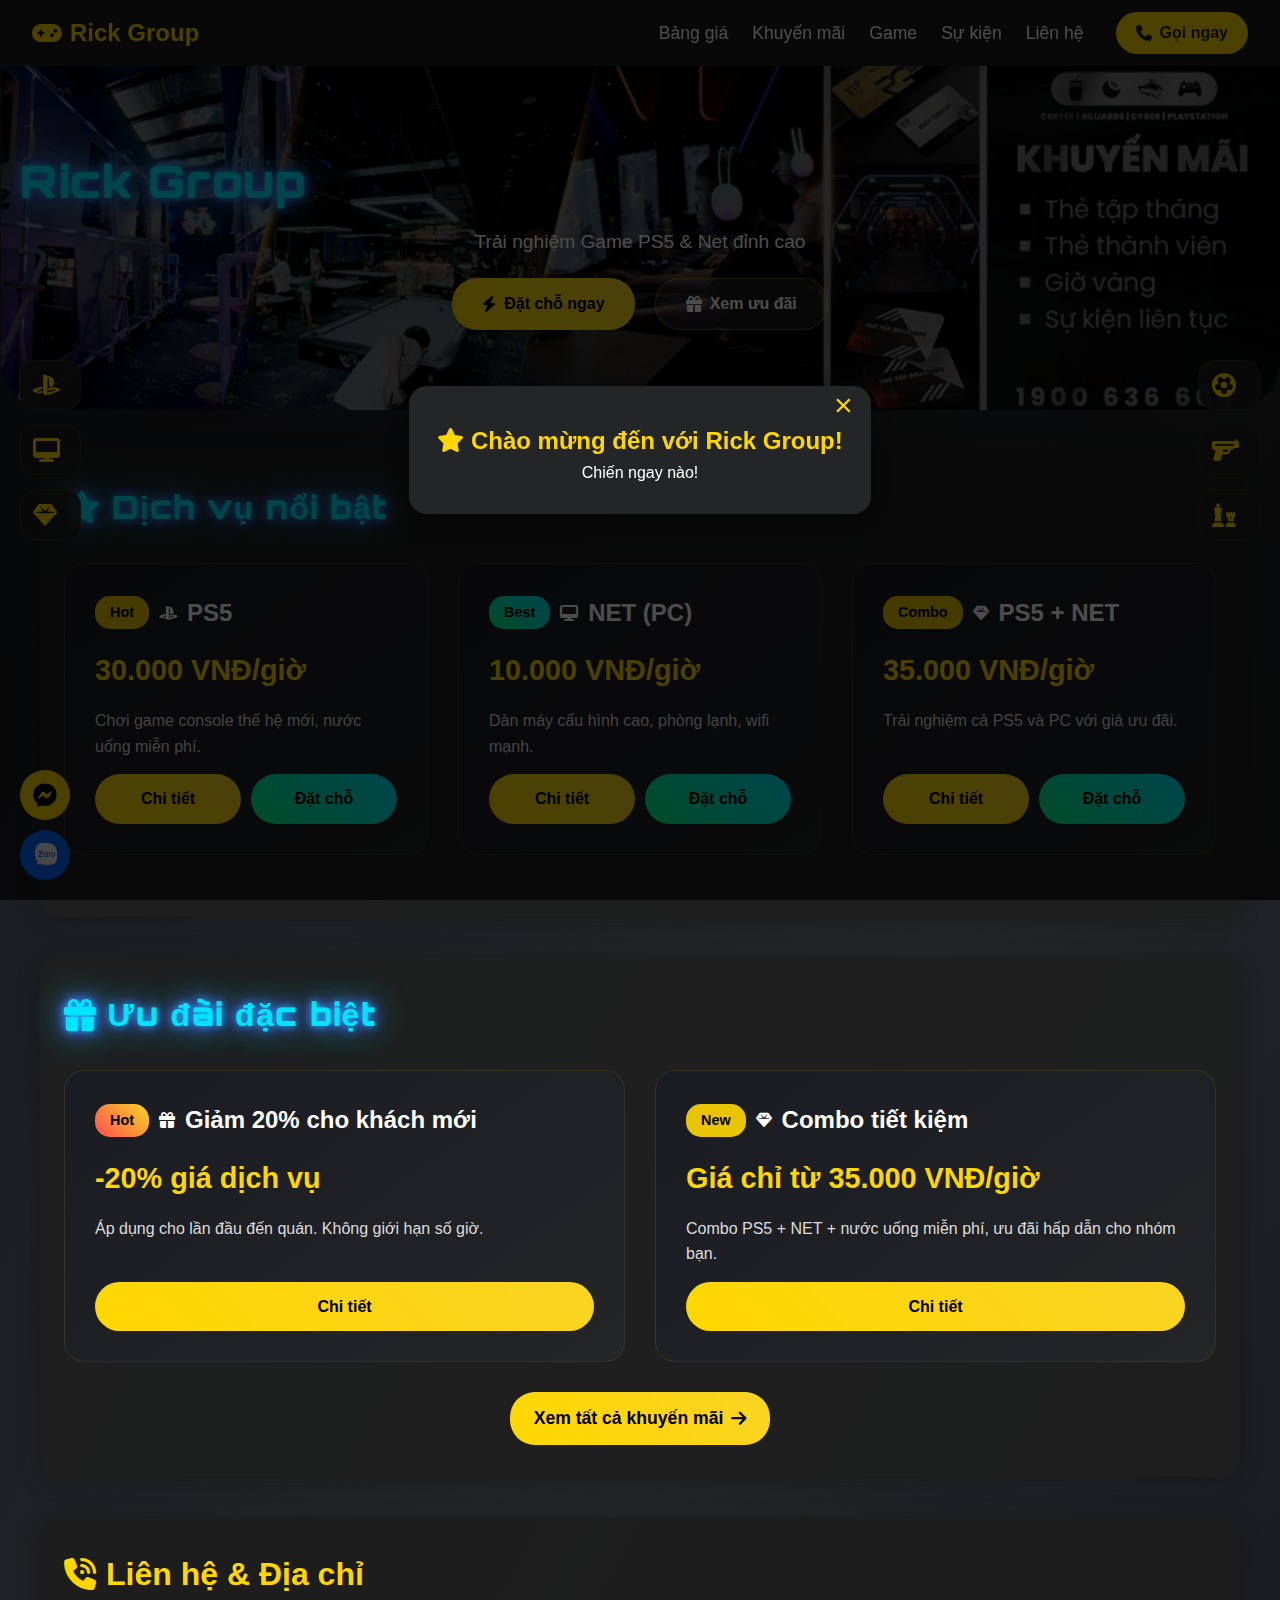
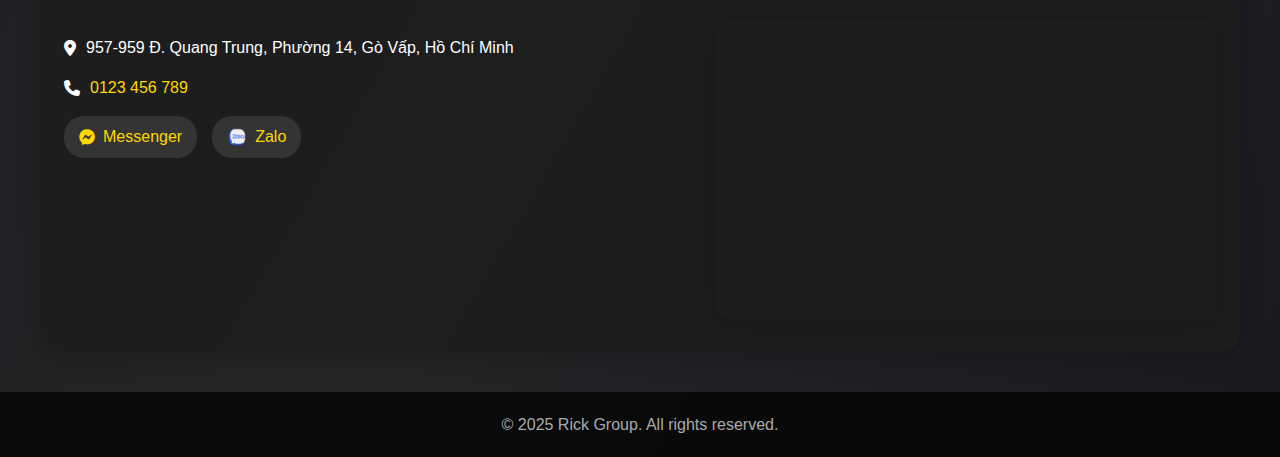
<file: index.html>
<!DOCTYPE html>
<html lang="vi">
<head>
  <meta charset="UTF-8">
  <meta name="viewport" content="width=device-width, initial-scale=1.0">
  <title>Rick Group - Game & Net</title>
  <link rel="stylesheet" href="style.css">
  <link rel="stylesheet" href="https://cdnjs.cloudflare.com/ajax/libs/font-awesome/6.4.2/css/all.min.css">
</head>
<body class="page-transition">
  <!-- Side icons -->
  <div class="side-icons side-icons-left">
    <div class="side-icon"><i class="fa-brands fa-playstation"></i><a href="danh-sach-game.html#game-ps5" class="gas-btn"><span>PS5</span></a></div>
    <div class="side-icon"><i class="fa-solid fa-desktop"></i><a href="danh-sach-game.html#game-net" class="gas-btn"><span>NET</span></a></div>
    <div class="side-icon"><i class="fa-solid fa-gem"></i><a href="khuyen-mai.html#combo-km" class="gas-btn"><span>Combo</span></a></div>
  </div>
  <div class="side-icons side-icons-right">
    <div class="side-icon"><i class="fa-solid fa-futbol"></i><a href="danh-sach-game.html#fifa-23" class="gas-btn"><span>FIFA 23</span></a></div>
    <div class="side-icon"><i class="fa-solid fa-gun"></i><a href="danh-sach-game.html#valorant" class="gas-btn"><span>Valorant</span></a></div>
    <div class="side-icon"><i class="fa-solid fa-chess"></i><a href="danh-sach-game.html#lol" class="gas-btn"><span>LoL</span></a></div>
  </div>

  <!-- Navigation -->
  <nav class="navbar">
    <div class="nav-logo">
      <a href="index.html"><i class="fa-solid fa-gamepad"></i> Rick Group</a>
    </div>
    <div class="nav-menu" id="navMenu">
      <ul class="nav-links">
        <li><a href="bang-gia.html">Bảng giá</a></li>
        <li><a href="khuyen-mai.html">Khuyến mãi</a></li>
        <li><a href="danh-sach-game.html">Game</a></li>
        <li><a href="su-kien.html">Sự kiện</a></li>
        <li><a href="#lien-he">Liên hệ</a></li>
      </ul>
      <a href="tel:0123456789" class="nav-call"><i class="fa-solid fa-phone"></i> Gọi ngay</a>
    </div>
  </nav>

  <!-- Header -->
  <header>
    <h1 class="neon-title">Rick Group</h1>
    <p>Trải nghiệm Game PS5 & Net đỉnh cao</p>
    <div class="header-btns">
      <a href="#dich-vu" class="cta-btn"><i class="fa-solid fa-bolt"></i> Đặt chỗ ngay</a>
      <a href="#khuyen-mai" class="cta-btn secondary"><i class="fa-solid fa-gift"></i> Xem ưu đãi</a>
    </div>
  </header>
 
  <!-- Dịch vụ -->
  <section class="section" id="dich-vu">
    <h2 class="neon-title"><i class="fa-solid fa-star"></i> Dịch vụ nổi bật</h2>
    <div class="service-cards">
      <div class="service-card">
        <div class="service-header">
          <span class="service-badge">Hot</span>
          <i class="fa-brands fa-playstation"></i>
          <span class="service-title">PS5</span>
        </div>
        <div class="service-price">30.000 VNĐ/giờ</div>
        <div class="service-desc">Chơi game console thế hệ mới, nước uống miễn phí.</div>
        <div class="service-actions">
          <a href="bang-gia.html#ps5" class="service-btn">Chi tiết</a>
          <a href="#" class="service-btn primary open-booking" data-service="PS5">Đặt chỗ</a>
        </div>
      </div>

      <div class="service-card">
        <div class="service-header">
          <span class="service-badge best">Best</span>
          <i class="fa-solid fa-desktop"></i>
          <span class="service-title">NET (PC)</span>
        </div>
        <div class="service-price">10.000 VNĐ/giờ</div>
        <div class="service-desc">Dàn máy cấu hình cao, phòng lạnh, wifi mạnh.</div>
        <div class="service-actions">
          <a href="bang-gia.html#net" class="service-btn">Chi tiết</a>
          <a href="#" class="service-btn primary open-booking" data-service="NET">Đặt chỗ</a>
        </div>
      </div>

      <div class="service-card">
        <div class="service-header">
          <span class="service-badge">Combo</span>
          <i class="fa-solid fa-gem"></i>
          <span class="service-title">PS5 + NET</span>
        </div>
        <div class="service-price">35.000 VNĐ/giờ</div>
        <div class="service-desc">Trải nghiệm cả PS5 và PC với giá ưu đãi.</div>
        <div class="service-actions">
          <a href="bang-gia.html#combo" class="service-btn">Chi tiết</a>
          <a href="#" class="service-btn primary open-booking" data-service="Combo">Đặt chỗ</a>
        </div>
      </div>
    </div>
  </section>

  <!-- Khuyến mãi -->
  <section class="section" id="khuyen-mai">
    <h2 class="neon-title"><i class="fa-solid fa-gift"></i> Ưu đãi đặc biệt</h2>
    <div class="service-cards">
      <div class="service-card">
        <div class="service-header">
          <span class="service-badge hot">Hot</span>
          <i class="fa-solid fa-gift"></i>
          <span class="service-title">Giảm 20% cho khách mới</span>
        </div>
        <div class="service-price">-20% giá dịch vụ</div>
        <div class="service-desc">Áp dụng cho lần đầu đến quán. Không giới hạn số giờ.</div>
        <div class="service-actions">
          <a href="khuyen-mai.html#new-customer" class="service-btn">Chi tiết</a>
        </div>
      </div>
      <div class="service-card">
        <div class="service-header">
          <span class="service-badge new">New</span>
          <i class="fa-solid fa-gem"></i>
          <span class="service-title">Combo tiết kiệm</span>
        </div>
        <div class="service-price">Giá chỉ từ 35.000 VNĐ/giờ</div>
        <div class="service-desc">Combo PS5 + NET + nước uống miễn phí, ưu đãi hấp dẫn cho nhóm bạn.</div>
        <div class="service-actions">
          <a href="khuyen-mai.html#combo" class="service-btn">Chi tiết</a>
        </div>
      </div>
    </div>
    <div class="section-action">
      <a href="khuyen-mai.html" class="service-btn" style="max-width:260px;margin:0 auto;display:flex;align-items:center;justify-content:center;gap:8px;font-size:1.1rem;">Xem tất cả khuyến mãi <i class="fa-solid fa-arrow-right"></i></a>
    </div>
  </section>

  <!-- Liên hệ -->
  <section class="section contact-section" id="lien-he">
    <h2><i class="fa-solid fa-phone-volume"></i> Liên hệ & Địa chỉ</h2>
    <div class="contact-info">
      <div>
        <p><i class="fa-solid fa-location-dot"></i> 957-959 Đ. Quang Trung, Phường 14, Gò Vấp, Hồ Chí Minh</p>
        <p><i class="fa-solid fa-phone"></i> <a href="tel:0123456789">0123 456 789</a></p>
        <div class="social-links">
          <a href="#" class="social-link"><i class="fa-brands fa-facebook-messenger"></i> Messenger</a>
          <a href="#" class="social-link"><img src="images/zalo.png" alt="Zalo" class="zalo-icon"> Zalo</a>
        </div>
      </div>
      <iframe class="map-iframe" src="https://www.google.com/maps/embed?pb=!1m18!1m12!1m3!1d3586.9043289288625!2d106.63540151012799!3d10.845504957872166!2m3!1f0!2f0!3f0!3m2!1i1024!2i768!4f13.1!3m3!1m2!1s0x3175290b08279bf1%3A0x1d0720d5ced81c45!2sRick%20Group%20-%20Club%20Billiards%2C%20NET%2C%20Cafe%2C%20PS5%2024%2F7!5e1!3m2!1svi!2s!4v1753080286083!5m2!1svi!2s"></iframe>
    </div>
  </section>

  <!-- Footer -->
  <footer>
    <p>&copy; 2025 Rick Group. All rights reserved.</p>
  </footer>

  <!-- Nút chat hỗ trợ -->
  <div class="chat-support">
    <a href="#" class="chat-btn" title="Chat Messenger"><i class="fa-brands fa-facebook-messenger"></i></a>
    <a href="#" class="chat-btn chat-zalo" title="Chat Zalo">
      <img src="images/zalo.png" alt="Zalo" class="zalo-icon-chat">
    </a>
  </div>

  <!-- Nút cuộn lên đầu trang -->
  <button id="scrollTopBtn" title="Lên đầu trang"><i class="fa-solid fa-arrow-up"></i></button>
  <div id="popup" class="popup" style="display: flex;">
    <div class="popup-content animate-popup">
      <span class="close" id="closePopup">×</span>
      <h2><i class="fa-solid fa-star"></i> Chào mừng đến với Rick Group!</h2>
      <p>Chiến ngay nào!</p>
    </div>
  </div>
  <!-- Booking Popup hiện đại -->
  <div id="bookingPopup" class="booking-popup">
    <div class="booking-popup-content">
      <span class="close" id="closeBookingPopup">×</span>
      <h2>Đặt chỗ dịch vụ</h2>
      <div id="bookingExtraInfo" class="booking-extra-info" style="margin-bottom:10px;"></div>
      <form id="bookingForm" style="display: block;">
        <label>Họ tên:<input type="text" name="name" required=""></label>
        <label>Số điện thoại:<input type="tel" name="phone" required=""></label>
        <label>Dịch vụ:
          <select name="service" id="bookingService">
            <option value="PS5">PS5</option>
            <option value="NET (PC)">NET (PC)</option>
            <option value="Combo PS5 + NET">Combo PS5 + NET</option>
          </select>
        </label>
        <label>Combo:
          <select name="combo" id="bookingCombo">
            <option value="">Không chọn combo</option>
            <option value="PS5 + Nước">PS5 + Nước (35.000 VNĐ/giờ)</option>
            <option value="NET + Đồ ăn nhẹ">NET + Đồ ăn nhẹ (15.000 VNĐ/giờ)</option>
            <option value="Combo Full">Combo Full (PS5 + NET + Nước + Đồ ăn: 45.000 VNĐ/giờ)</option>
          </select>
        </label>
        <div id="comboInfo" class="combo-info"></div>
        <label>Ngày:<input type="date" name="date" required=""></label>
        <label>Giờ:<input type="time" name="time" required=""></label>
        <label>Số người:<input type="number" name="people" min="1" max="20" value="1" required=""></label>
        <label>Ghi chú:<textarea name="note" rows="2"></textarea></label>
        <button type="submit" class="booking-btn">Gửi đặt chỗ</button>
      </form>
      <div id="bookingSuccess" class="booking-success" style="display:none;">Đặt chỗ thành công! Chúng tôi sẽ liên hệ xác nhận.</div>
    </div>
  </div>

  <script src="script.js"></script>
</body>
</html>
</file>
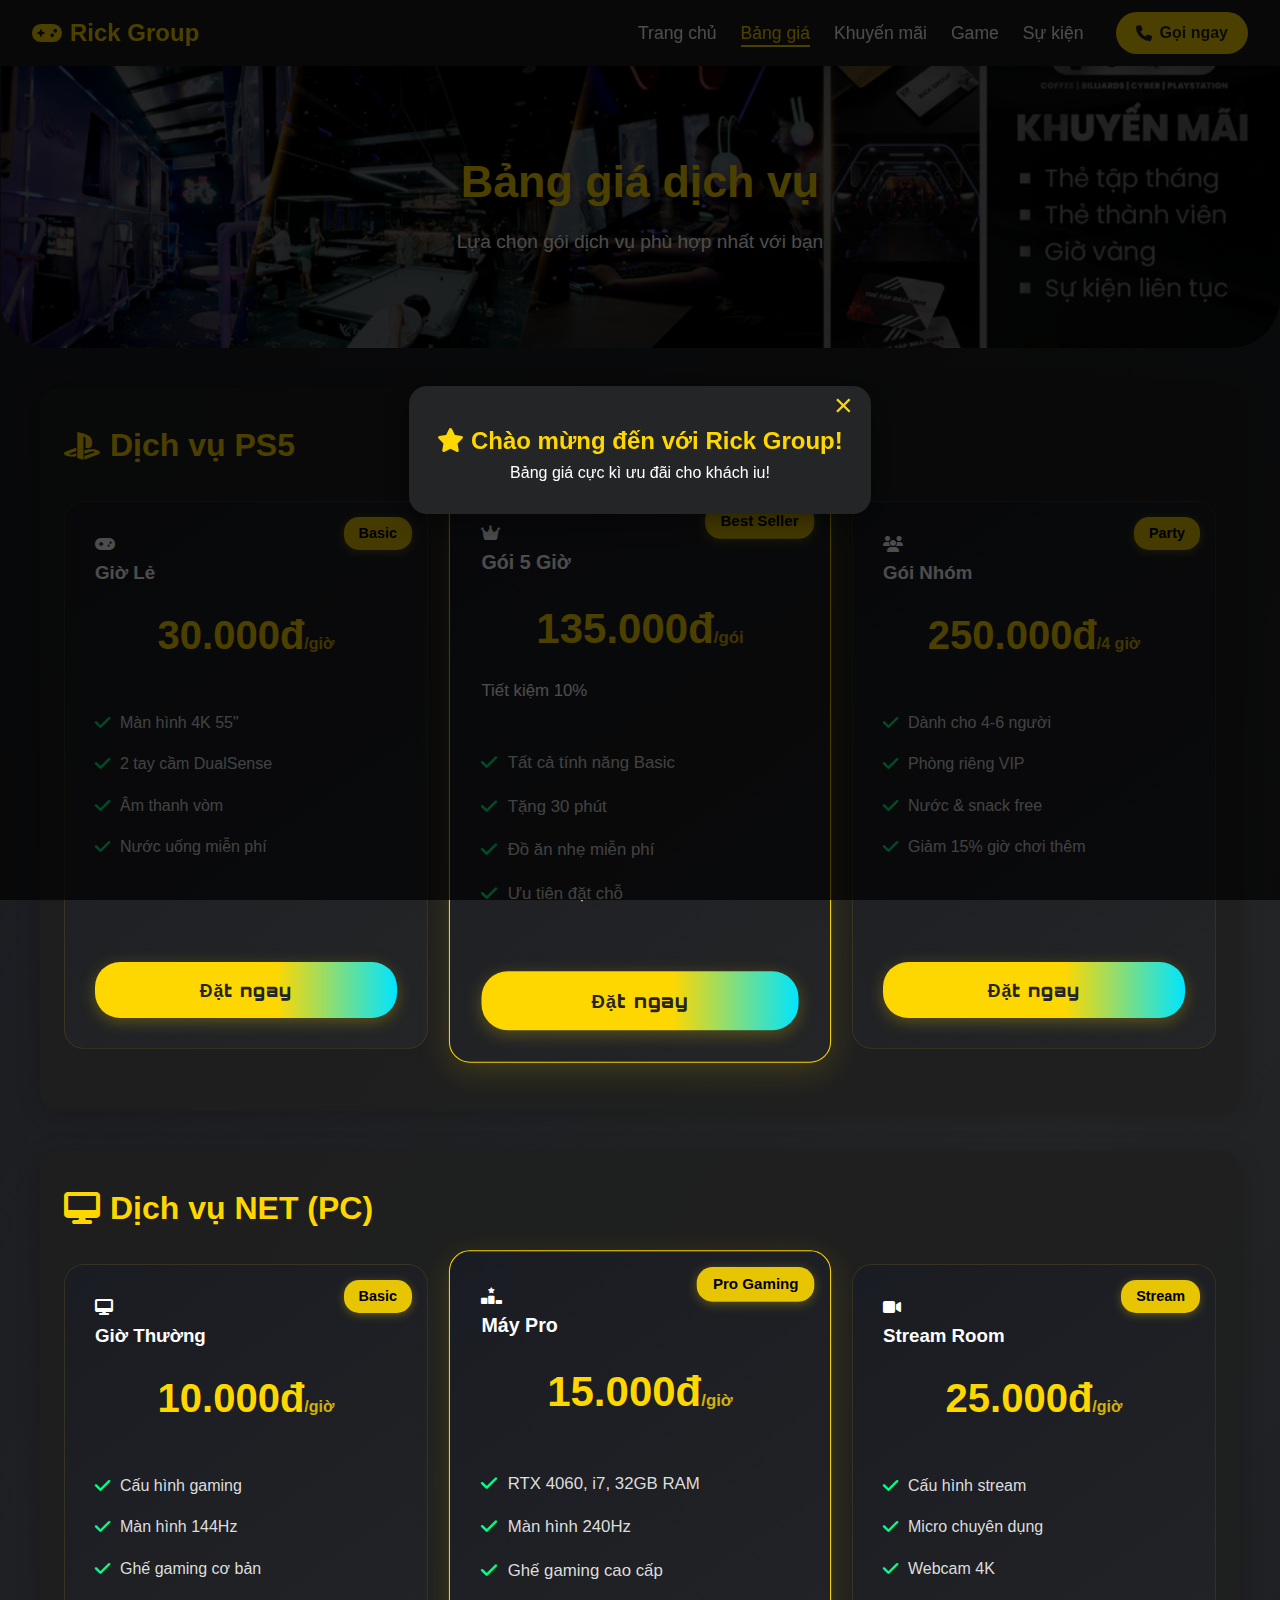
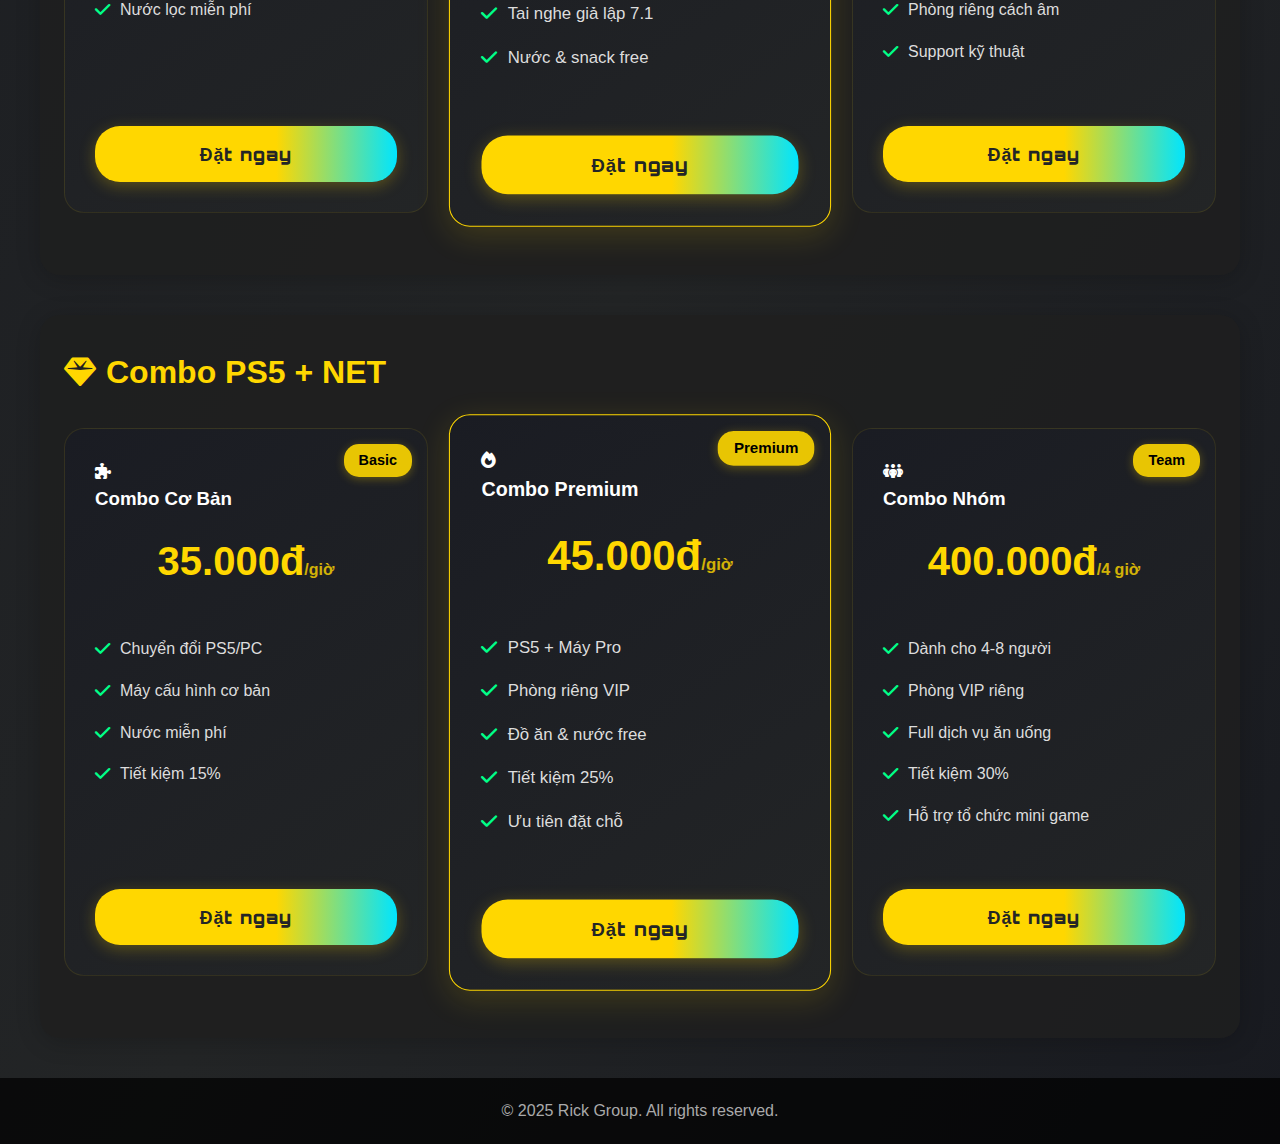
<file: bang-gia.html>
<!DOCTYPE html>
<html lang="vi">
<head>
  <meta charset="UTF-8">
  <meta name="viewport" content="width=device-width, initial-scale=1.0">
  <title>Bảng giá - Rick Group</title>
  <link rel="stylesheet" href="style.css">
  <link rel="stylesheet" href="https://cdnjs.cloudflare.com/ajax/libs/font-awesome/6.4.2/css/all.min.css">
</head>
<body class="page-transition">
  <!-- Navigation -->
  <nav class="navbar">
    <div class="nav-logo">
      <a href="index.html"><i class="fa-solid fa-gamepad"></i> Rick Group</a>
    </div>
    <div class="nav-menu" id="navMenu">
      <ul class="nav-links">
        <li><a href="index.html">Trang chủ</a></li>
        <li><a href="bang-gia.html" class="active">Bảng giá</a></li>
        <li><a href="khuyen-mai.html">Khuyến mãi</a></li>
        <li><a href="danh-sach-game.html">Game</a></li>
        <li><a href="su-kien.html">Sự kiện</a></li>
      </ul>
      <a href="tel:0123456789" class="nav-call"><i class="fa-solid fa-phone"></i> Gọi ngay</a>
    </div>
  </nav>

  <!-- Header -->
  <header class="page-header">
    <h1>Bảng giá dịch vụ</h1>
    <p>Lựa chọn gói dịch vụ phù hợp nhất với bạn</p>
  </header>

  <!-- PS5 Pricing -->
  <section class="section pricing-section" id="ps5">
    <h2><i class="fa-brands fa-playstation"></i> Dịch vụ PS5</h2>
    <div class="pricing-grid">
      <div class="pricing-card">
        <div class="pricing-badge">Basic</div>
        <div class="pricing-header">
          <i class="fa-solid fa-gamepad"></i>
          <h3>Giờ Lẻ</h3>
        </div>
        <div class="pricing-price">30.000đ<span>/giờ</span></div>
        <ul class="pricing-features">
          <li><i class="fa-solid fa-check"></i> Màn hình 4K 55"</li>
          <li><i class="fa-solid fa-check"></i> 2 tay cầm DualSense</li>
          <li><i class="fa-solid fa-check"></i> Âm thanh vòm</li>
          <li><i class="fa-solid fa-check"></i> Nước uống miễn phí</li>
        </ul>
        <a href="#" class="pricing-btn glow-effect open-booking" data-service="PS5-Basic">Đặt ngay</a>
      </div>

      <div class="pricing-card featured">
        <div class="pricing-badge hot">Best Seller</div>
        <div class="pricing-header">
          <i class="fa-solid fa-crown"></i>
          <h3>Gói 5 Giờ</h3>
        </div>
        <div class="pricing-price">135.000đ<span>/gói</span></div>
        <div class="pricing-save">Tiết kiệm 10%</div>
        <ul class="pricing-features">
          <li><i class="fa-solid fa-check"></i> Tất cả tính năng Basic</li>
          <li><i class="fa-solid fa-check"></i> Tặng 30 phút</li>
          <li><i class="fa-solid fa-check"></i> Đồ ăn nhẹ miễn phí</li>
          <li><i class="fa-solid fa-check"></i> Ưu tiên đặt chỗ</li>
        </ul>
        <a href="#" class="pricing-btn glow-effect featured open-booking" data-service="PS5-Premium">Đặt ngay</a>
      </div>

      <div class="pricing-card">
        <div class="pricing-badge">Party</div>
        <div class="pricing-header">
          <i class="fa-solid fa-users"></i>
          <h3>Gói Nhóm</h3>
        </div>
        <div class="pricing-price">250.000đ<span>/4 giờ</span></div>
        <ul class="pricing-features">
          <li><i class="fa-solid fa-check"></i> Dành cho 4-6 người</li>
          <li><i class="fa-solid fa-check"></i> Phòng riêng VIP</li>
          <li><i class="fa-solid fa-check"></i> Nước & snack free</li>
          <li><i class="fa-solid fa-check"></i> Giảm 15% giờ chơi thêm</li>
        </ul>
        <a href="#" class="pricing-btn glow-effect open-booking" data-service="PS5-Party">Đặt ngay</a>
      </div>
    </div>
  </section>

  <!-- NET Pricing -->
  <section class="section pricing-section" id="net">
    <h2><i class="fa-solid fa-desktop"></i> Dịch vụ NET (PC)</h2>
    <div class="pricing-grid">
      <div class="pricing-card">
        <div class="pricing-badge">Basic</div>
        <div class="pricing-header">
          <i class="fa-solid fa-desktop"></i>
          <h3>Giờ Thường</h3>
        </div>
        <div class="pricing-price">10.000đ<span>/giờ</span></div>
        <ul class="pricing-features">
          <li><i class="fa-solid fa-check"></i> Cấu hình gaming</li>
          <li><i class="fa-solid fa-check"></i> Màn hình 144Hz</li>
          <li><i class="fa-solid fa-check"></i> Ghế gaming cơ bản</li>
          <li><i class="fa-solid fa-check"></i> Nước lọc miễn phí</li>
        </ul>
        <a href="#" class="pricing-btn glow-effect open-booking" data-service="NET-Basic">Đặt ngay</a>
      </div>

      <div class="pricing-card featured">
        <div class="pricing-badge hot">Pro Gaming</div>
        <div class="pricing-header">
          <i class="fa-solid fa-ranking-star"></i>
          <h3>Máy Pro</h3>
        </div>
        <div class="pricing-price">15.000đ<span>/giờ</span></div>
        <ul class="pricing-features">
          <li><i class="fa-solid fa-check"></i> RTX 4060, i7, 32GB RAM</li>
          <li><i class="fa-solid fa-check"></i> Màn hình 240Hz</li>
          <li><i class="fa-solid fa-check"></i> Ghế gaming cao cấp</li>
          <li><i class="fa-solid fa-check"></i> Tai nghe giả lập 7.1</li>
          <li><i class="fa-solid fa-check"></i> Nước & snack free</li>
        </ul>
        <a href="#" class="pricing-btn glow-effect featured open-booking" data-service="NET-Pro">Đặt ngay</a>
      </div>

      <div class="pricing-card">
        <div class="pricing-badge">Stream</div>
        <div class="pricing-header">
          <i class="fa-solid fa-video"></i>
          <h3>Stream Room</h3>
        </div>
        <div class="pricing-price">25.000đ<span>/giờ</span></div>
        <ul class="pricing-features">
          <li><i class="fa-solid fa-check"></i> Cấu hình stream</li>
          <li><i class="fa-solid fa-check"></i> Micro chuyên dụng</li>
          <li><i class="fa-solid fa-check"></i> Webcam 4K</li>
          <li><i class="fa-solid fa-check"></i> Phòng riêng cách âm</li>
          <li><i class="fa-solid fa-check"></i> Support kỹ thuật</li>
        </ul>
        <a href="#" class="pricing-btn glow-effect open-booking" data-service="NET-Stream">Đặt ngay</a>
      </div>
    </div>
  </section>

  <!-- Combo Pricing -->
  <section class="section pricing-section" id="combo">
    <h2><i class="fa-solid fa-gem"></i> Combo PS5 + NET</h2>
    <div class="pricing-grid">
      <div class="pricing-card">
        <div class="pricing-badge">Basic</div>
        <div class="pricing-header">
          <i class="fa-solid fa-puzzle-piece"></i>
          <h3>Combo Cơ Bản</h3>
        </div>
        <div class="pricing-price">35.000đ<span>/giờ</span></div>
        <ul class="pricing-features">
          <li><i class="fa-solid fa-check"></i> Chuyển đổi PS5/PC</li>
          <li><i class="fa-solid fa-check"></i> Máy cấu hình cơ bản</li>
          <li><i class="fa-solid fa-check"></i> Nước miễn phí</li>
          <li><i class="fa-solid fa-check"></i> Tiết kiệm 15%</li>
        </ul>
        <a href="#" class="pricing-btn glow-effect open-booking" data-service="Combo-Basic">Đặt ngay</a>
      </div>

      <div class="pricing-card featured">
        <div class="pricing-badge hot">Premium</div>
        <div class="pricing-header">
          <i class="fa-solid fa-fire"></i>
          <h3>Combo Premium</h3>
        </div>
        <div class="pricing-price">45.000đ<span>/giờ</span></div>
        <ul class="pricing-features">
          <li><i class="fa-solid fa-check"></i> PS5 + Máy Pro</li>
          <li><i class="fa-solid fa-check"></i> Phòng riêng VIP</li>
          <li><i class="fa-solid fa-check"></i> Đồ ăn & nước free</li>
          <li><i class="fa-solid fa-check"></i> Tiết kiệm 25%</li>
          <li><i class="fa-solid fa-check"></i> Ưu tiên đặt chỗ</li>
        </ul>
        <a href="#" class="pricing-btn glow-effect featured open-booking" data-service="Combo-Premium">Đặt ngay</a>
      </div>

      <div class="pricing-card">
        <div class="pricing-badge">Team</div>
        <div class="pricing-header">
          <i class="fa-solid fa-people-group"></i>
          <h3>Combo Nhóm</h3>
        </div>
        <div class="pricing-price">400.000đ<span>/4 giờ</span></div>
        <ul class="pricing-features">
          <li><i class="fa-solid fa-check"></i> Dành cho 4-8 người</li>
          <li><i class="fa-solid fa-check"></i> Phòng VIP riêng</li>
          <li><i class="fa-solid fa-check"></i> Full dịch vụ ăn uống</li>
          <li><i class="fa-solid fa-check"></i> Tiết kiệm 30%</li>
          <li><i class="fa-solid fa-check"></i> Hỗ trợ tổ chức mini game</li>
        </ul>
        <a href="#" class="pricing-btn glow-effect open-booking" data-service="Combo-Team">Đặt ngay</a>
      </div>
    </div>
  </section>
  <div id="popup" class="popup" style="display: flex;">
    <div class="popup-content animate-popup">
      <span class="close" id="closePopup">×</span>
      <h2><i class="fa-solid fa-star"></i> Chào mừng đến với Rick Group!</h2>
      <p>Bảng giá cực kì ưu đãi cho khách iu!</p>
    </div>
  </div>
  <!-- Booking Popup -->
  <div id="bookingPopup" class="booking-popup">
    <div class="booking-popup-content">
      <span class="close" id="closeBookingPopup">×</span>
      <h2>Đặt chỗ dịch vụ</h2>
      <div id="bookingExtraInfo" class="booking-extra-info" style="margin-bottom:10px;"></div>
      <form id="bookingForm" style="display: block;">
        <div style="display: flex; flex-wrap: wrap; gap: 18px;">
          <div class="form-col">
            <label>Họ tên:<input type="text" name="name" required=""></label>
            <label>Số điện thoại:<input type="tel" name="phone" required=""></label>
            <label>Số người:<input type="number" name="people" min="1" max="20" value="1" required=""></label>
            <label>Ghi chú:<textarea name="note" rows="2"></textarea></label>
          </div>
          <div class="form-col">
            <label>Dịch vụ:
              <select name="service" id="bookingService">
                <option value="PS5">PS5</option>
                <option value="NET (PC)">NET (PC)</option>
                <option value="Combo PS5 + NET">Combo PS5 + NET</option>
              </select>
            </label>
            <label id="comboLabel">Combo:
              <select name="combo" id="bookingCombo">
                <option value="">Không chọn combo</option>
                <option value="PS5 + Nước">PS5 + Nước (35.000 VNĐ/giờ)</option>
                <option value="NET + Đồ ăn nhẹ">NET + Đồ ăn nhẹ (15.000 VNĐ/giờ)</option>
                <option value="Combo Full">Combo Full (PS5 + NET + Nước + Đồ ăn: 45.000 VNĐ/giờ)</option>
              </select>
            </label>
            <div id="comboInfo" class="combo-info"></div>
            <label>Ngày:<input type="date" name="date" required=""></label>
            <label>Giờ:<input type="time" name="time" required=""></label>
          </div>
        </div>
        <button type="submit" class="booking-btn">Gửi đặt chỗ</button>
      </form>
      <div id="bookingSuccess" class="booking-success" style="display:none;">Đặt chỗ thành công! Chúng tôi sẽ liên hệ xác nhận.</div>
    </div>
  </div>

  <!-- Footer -->
  <footer>
    <p>&copy; 2025 Rick Group. All rights reserved.</p>
  </footer>

  <!-- Nút cuộn lên đầu trang -->
  <button id="scrollTopBtn" title="Lên đầu trang"><i class="fa-solid fa-arrow-up"></i></button>

  <script src="script.js"></script>
</body>
</html>
</file>
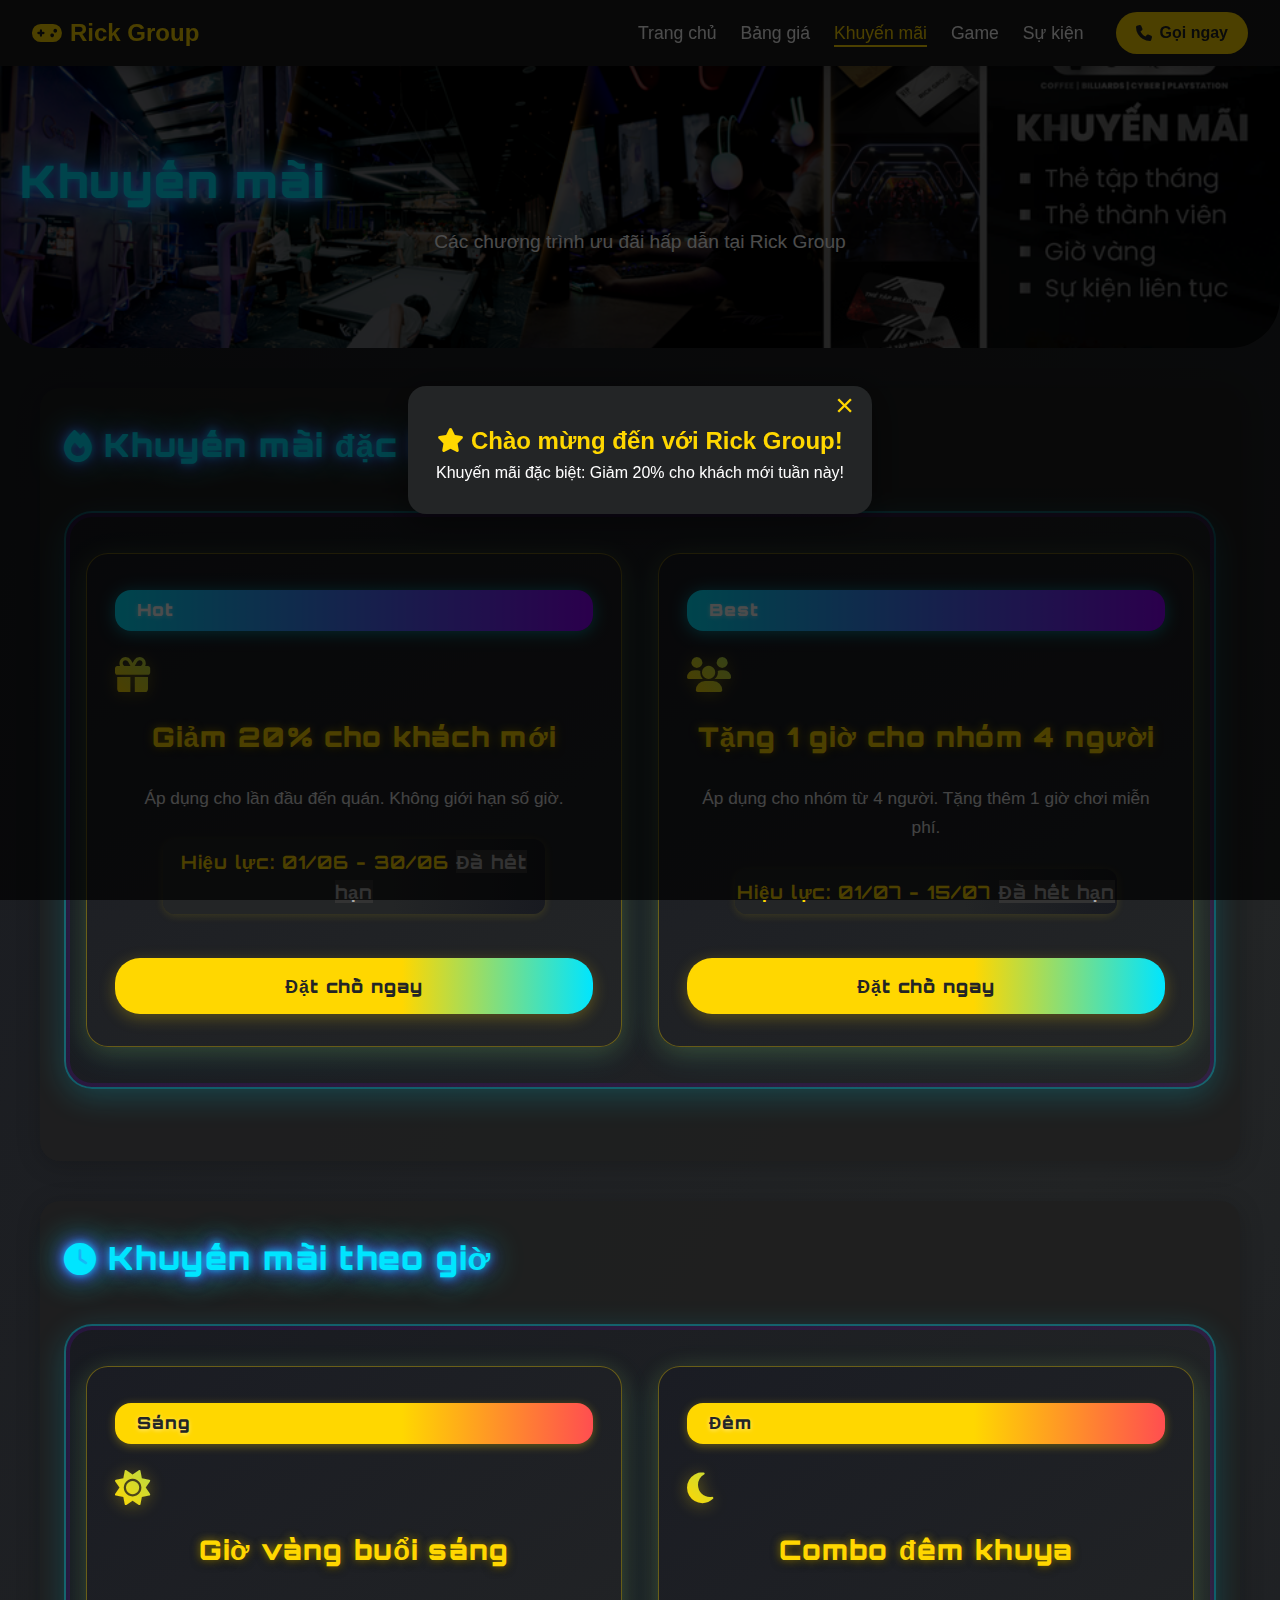
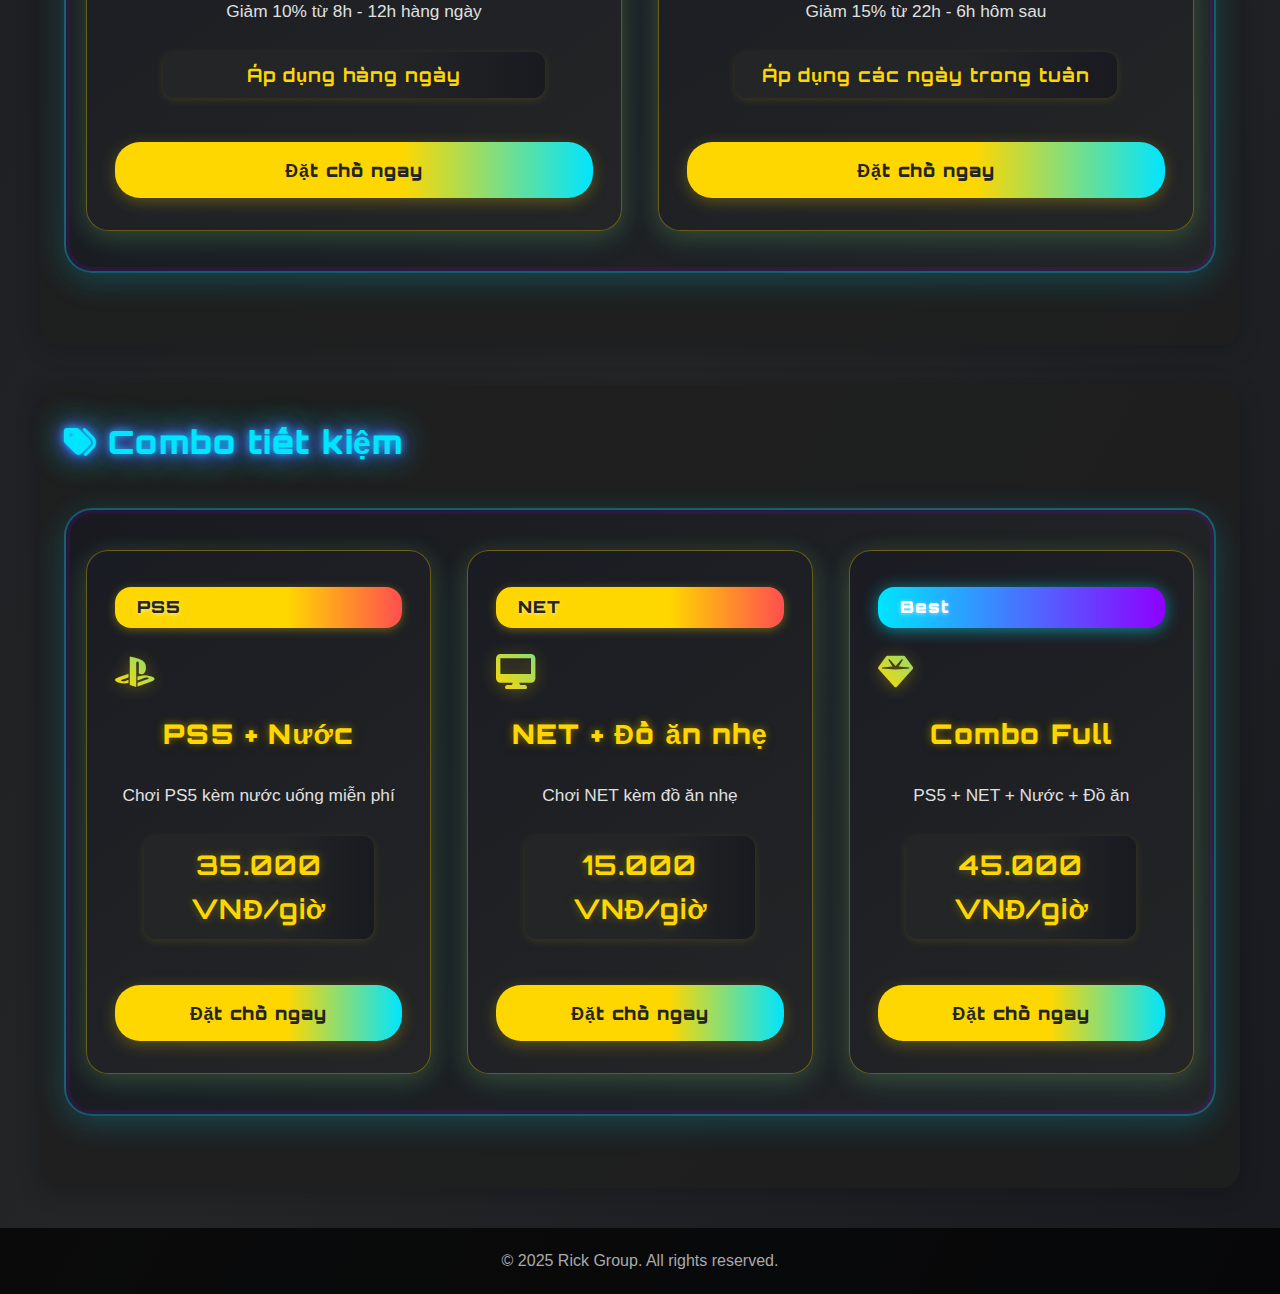
<file: khuyen-mai.html>
<!DOCTYPE html>
<html lang="vi">
<head>
  <meta charset="UTF-8">
  <meta name="viewport" content="width=device-width, initial-scale=1.0">
  <title>Khuyến mãi - Rick Group</title>
  <link rel="stylesheet" href="style.css">
  <link rel="stylesheet" href="https://cdnjs.cloudflare.com/ajax/libs/font-awesome/6.4.2/css/all.min.css">
</head>
<body class="page-transition">
  <!-- Navigation -->
  <nav class="navbar">
    <div class="nav-logo">
      <a href="index.html"><i class="fa-solid fa-gamepad"></i> Rick Group</a>
    </div>
    <div class="nav-menu" id="navMenu">
      <ul class="nav-links">
        <li><a href="index.html">Trang chủ</a></li>
        <li><a href="bang-gia.html">Bảng giá</a></li>
        <li><a href="khuyen-mai.html" class="active">Khuyến mãi</a></li>
        <li><a href="danh-sach-game.html">Game</a></li>
        <li><a href="su-kien.html">Sự kiện</a></li>
      </ul>
      <a href="tel:0123456789" class="nav-call"><i class="fa-solid fa-phone"></i> Gọi ngay</a>
    </div>
  </nav>

  <!-- Header -->
  <header class="page-header">
    <h1 class="neon-title">Khuyến mãi</h1>
    <p>Các chương trình ưu đãi hấp dẫn tại Rick Group</p>
  </header>

  <!-- Khuyến mãi đặc biệt -->
  <section class="section">
    <h2 class="neon-title"><i class="fa-solid fa-fire"></i> Khuyến mãi đặc biệt</h2>
    <div class="promo-cards large">
      <div class="promo-card">
        <div class="promo-badge hot">Hot</div>
        <i class="fa-solid fa-gift"></i>
        <div class="promo-title">Giảm 20% cho khách mới</div>
        <div class="promo-desc">Áp dụng cho lần đầu đến quán. Không giới hạn số giờ.</div>
        <div class="promo-time">Hiệu lực: 01/06 - 30/06 
          <span class="promo-countdown" data-end="2024-06-30T23:59:59"></span>
        </div>
        <a href="#" class="promo-btn open-booking" data-service="Giảm 20% cho khách mới" data-desc="Áp dụng cho lần đầu đến quán. Không giới hạn số giờ." data-price="Giảm 20%" data-time="01/06 - 30/06">Đặt chỗ ngay</a>
      </div>

      <div class="promo-card">
        <div class="promo-badge best">Best</div>
        <i class="fa-solid fa-users"></i>
        <div class="promo-title">Tặng 1 giờ cho nhóm 4 người</div>
        <div class="promo-desc">Áp dụng cho nhóm từ 4 người. Tặng thêm 1 giờ chơi miễn phí.</div>
        <div class="promo-time">Hiệu lực: 01/07 - 15/07 
          <span class="promo-countdown" data-end="2024-07-15T23:59:59"></span>
        </div>
        <a href="#" class="promo-btn open-booking" data-service="Tặng 1 giờ cho nhóm 4 người" data-desc="Áp dụng cho nhóm từ 4 người. Tặng thêm 1 giờ chơi miễn phí." data-price="Tặng 1 giờ" data-time="01/07 - 15/07">Đặt chỗ ngay</a>
      </div>
    </div>
  </section>

  <!-- Khuyến mãi theo giờ -->
  <section class="section">
    <h2 class="neon-title"><i class="fa-solid fa-clock"></i> Khuyến mãi theo giờ</h2>
    <div class="promo-cards large">
      <div class="promo-card">
        <div class="promo-badge">Sáng</div>
        <i class="fa-solid fa-sun"></i>
        <div class="promo-title">Giờ vàng buổi sáng</div>
        <div class="promo-desc">Giảm 10% từ 8h - 12h hàng ngày</div>
        <div class="promo-time">Áp dụng hàng ngày</div>
        <a href="#" class="promo-btn open-booking" data-service="Giờ vàng buổi sáng" data-desc="Giảm 10% từ 8h - 12h hàng ngày" data-price="Giảm 10%" data-time="Áp dụng hàng ngày">Đặt chỗ ngay</a>
      </div>

      <div class="promo-card">
        <div class="promo-badge">Đêm</div>
        <i class="fa-solid fa-moon"></i>
        <div class="promo-title">Combo đêm khuya</div>
        <div class="promo-desc">Giảm 15% từ 22h - 6h hôm sau</div>
        <div class="promo-time">Áp dụng các ngày trong tuần</div>
        <a href="#" class="promo-btn open-booking" data-service="Combo đêm khuya" data-desc="Giảm 15% từ 22h - 6h hôm sau" data-price="Giảm 15%" data-time="Áp dụng các ngày trong tuần">Đặt chỗ ngay</a>
      </div>
    </div>
  </section>

  <!-- Khuyến mãi Combo -->
  <section class="section" id="combo-km">
    <h2 class="neon-title"><i class="fa-solid fa-tags"></i> Combo tiết kiệm</h2>
    <div class="promo-cards large">
      <div class="promo-card">
        <div class="promo-badge">PS5</div>
        <i class="fa-brands fa-playstation"></i>
        <div class="promo-title">PS5 + Nước</div>
        <div class="promo-desc">Chơi PS5 kèm nước uống miễn phí</div>
        <div class="promo-price">35.000 VNĐ/giờ</div>
        <a href="#" class="promo-btn open-booking" data-service="PS5 + Nước" data-desc="Chơi PS5 kèm nước uống miễn phí" data-price="35.000 VNĐ/giờ" data-time="">Đặt chỗ ngay</a>
      </div>

      <div class="promo-card">
        <div class="promo-badge">NET</div>
        <i class="fa-solid fa-desktop"></i>
        <div class="promo-title">NET + Đồ ăn nhẹ</div>
        <div class="promo-desc">Chơi NET kèm đồ ăn nhẹ</div>
        <div class="promo-price">15.000 VNĐ/giờ</div>
        <a href="#" class="promo-btn open-booking" data-service="NET + Đồ ăn nhẹ" data-desc="Chơi NET kèm đồ ăn nhẹ" data-price="15.000 VNĐ/giờ" data-time="">Đặt chỗ ngay</a>
      </div>

      <div class="promo-card">
        <div class="promo-badge best">Best</div>
        <i class="fa-solid fa-gem"></i>
        <div class="promo-title">Combo Full</div>
        <div class="promo-desc">PS5 + NET + Nước + Đồ ăn</div>
        <div class="promo-price">45.000 VNĐ/giờ</div>
        <a href="#" class="promo-btn open-booking" data-service="Combo Full" data-desc="PS5 + NET + Nước + Đồ ăn" data-price="45.000 VNĐ/giờ" data-time="">Đặt chỗ ngay</a>
      </div>
    </div>
  </section>

  <!-- Footer -->
  <footer>
    <p>&copy; 2025 Rick Group. All rights reserved.</p>
  </footer>

  <!-- Nút cuộn lên đầu trang -->
  <button id="scrollTopBtn" title="Lên đầu trang"><i class="fa-solid fa-arrow-up"></i></button>
  <div id="popup" class="popup" style="display: flex;">
    <div class="popup-content animate-popup">
      <span class="close" id="closePopup">×</span>
      <h2><i class="fa-solid fa-star"></i> Chào mừng đến với Rick Group!</h2>
      <p>Khuyến mãi đặc biệt: Giảm 20% cho khách mới tuần này!</p>
    </div>
  </div>

  <!-- Booking Popup cho đặt chỗ -->
  <div id="bookingPopup" class="booking-popup">
    <div class="booking-popup-content">
      <span class="close" id="closeBookingPopup">×</span>
      <h2>Đặt chỗ dịch vụ</h2>
      <div id="bookingExtraInfo" class="booking-extra-info" style="margin-bottom:10px;"></div>
      <form id="bookingForm" style="display: block;">
        <div style="display: flex; flex-wrap: wrap; gap: 18px;">
          <div class="form-col">
            <label>Họ tên:<input type="text" name="name" required=""></label>
            <label>Số điện thoại:<input type="tel" name="phone" required=""></label>
            <label>Số người:<input type="number" name="people" min="1" max="20" value="1" required=""></label>
            <label>Ghi chú:<textarea name="note" rows="2"></textarea></label>
          </div>
          <div class="form-col">
            <label>Dịch vụ:
              <select name="service" id="bookingService">
                <option value="PS5">PS5</option>
                <option value="NET (PC)">NET (PC)</option>
                <option value="Combo PS5 + NET">Combo PS5 + NET</option>
              </select>
            </label>
            <label id="comboLabel">Combo:
              <select name="combo" id="bookingCombo">
                <option value="">Không chọn combo</option>
                <option value="PS5 + Nước">PS5 + Nước (35.000 VNĐ/giờ)</option>
                <option value="NET + Đồ ăn nhẹ">NET + Đồ ăn nhẹ (15.000 VNĐ/giờ)</option>
                <option value="Combo Full">Combo Full (PS5 + NET + Nước + Đồ ăn: 45.000 VNĐ/giờ)</option>
              </select>
            </label>
            <div id="comboInfo" class="combo-info"></div>
            <label>Ngày:<input type="date" name="date" required=""></label>
            <label>Giờ:<input type="time" name="time" required=""></label>
          </div>
        </div>
        <button type="submit" class="booking-btn">Gửi đặt chỗ</button>
      </form>
      <div id="bookingSuccess" class="booking-success" style="display:none;">Đặt chỗ thành công! Chúng tôi sẽ liên hệ xác nhận.</div>
    </div>
  </div>
  <script src="script.js"></script>
</body>
</html>
</file>
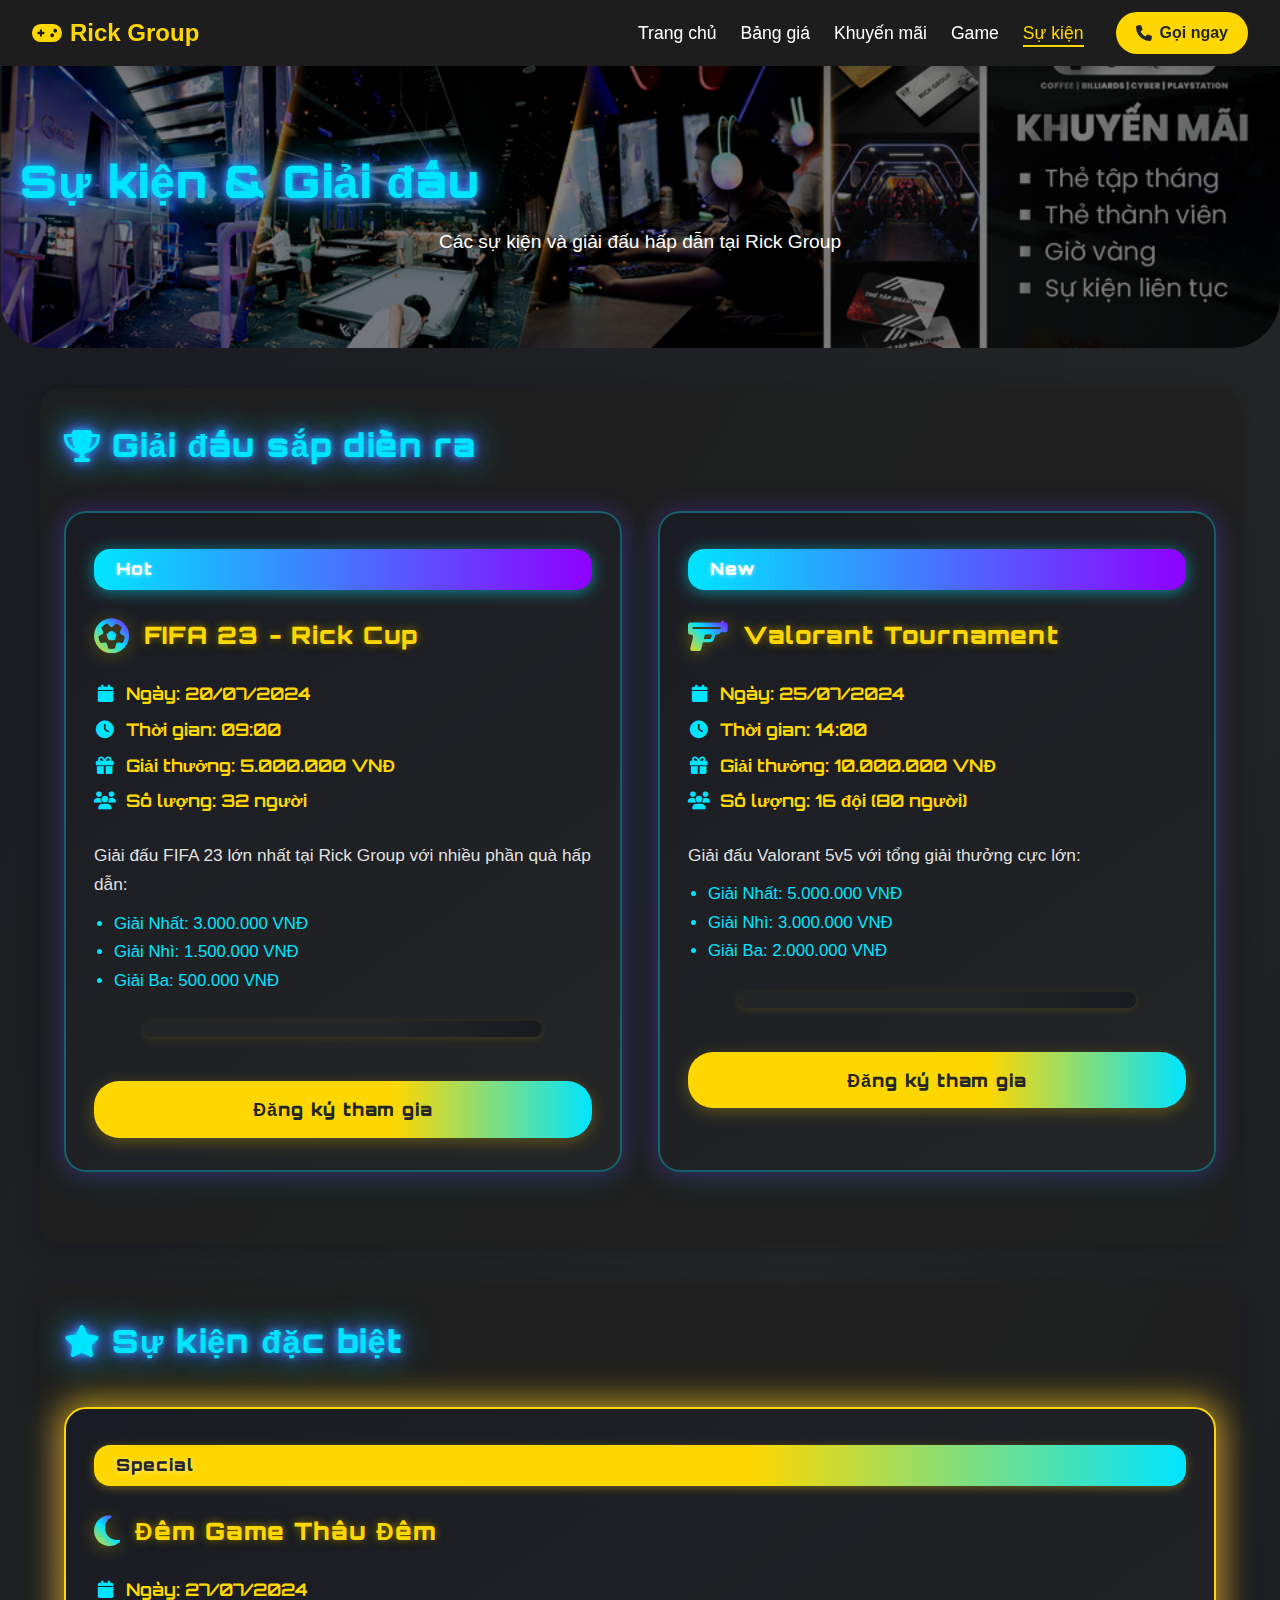
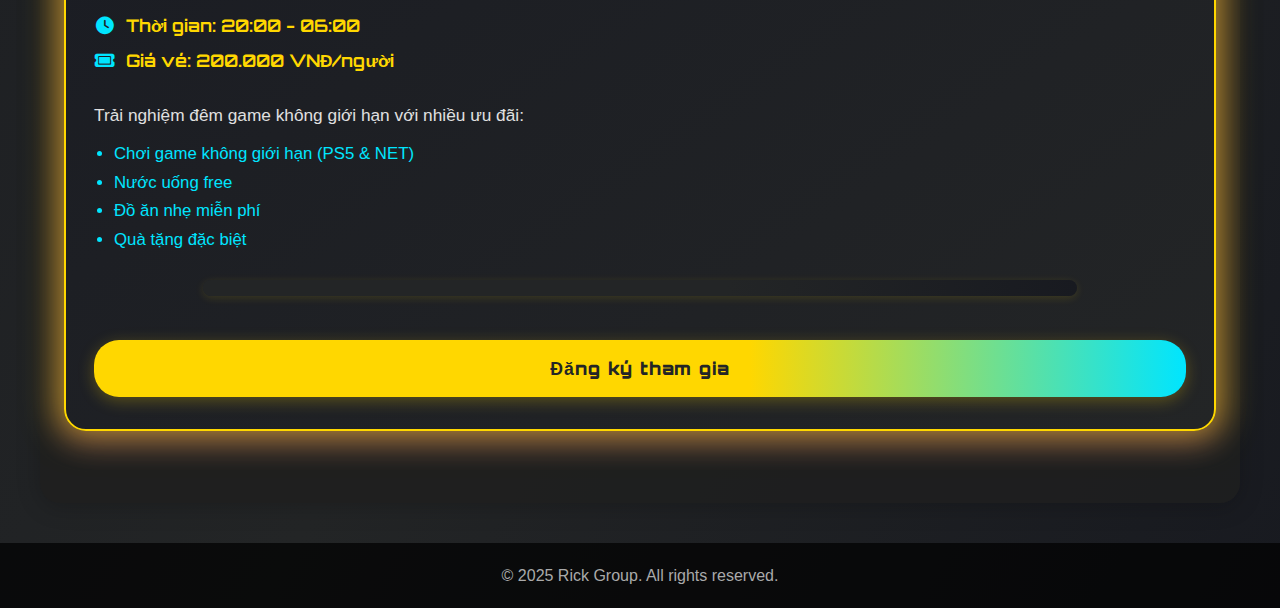
<file: su-kien.html>
<!DOCTYPE html>
<html lang="vi">
<head>
  <meta charset="UTF-8">
  <meta name="viewport" content="width=device-width, initial-scale=1.0">
  <title>Sự kiện & Giải đấu - Rick Group</title>
  <link rel="stylesheet" href="style.css">
  <link rel="stylesheet" href="https://cdnjs.cloudflare.com/ajax/libs/font-awesome/6.4.2/css/all.min.css">
</head>
<body class="page-transition">
  <!-- Navigation -->
  <nav class="navbar">
    <div class="nav-logo">
      <a href="index.html"><i class="fa-solid fa-gamepad"></i> Rick Group</a>
    </div>
    <div class="nav-menu" id="navMenu">
      <ul class="nav-links">
        <li><a href="index.html">Trang chủ</a></li>
        <li><a href="bang-gia.html">Bảng giá</a></li>
        <li><a href="khuyen-mai.html">Khuyến mãi</a></li>
        <li><a href="danh-sach-game.html">Game</a></li>
        <li><a href="su-kien.html" class="active">Sự kiện</a></li>
      </ul>
      <a href="tel:0123456789" class="nav-call"><i class="fa-solid fa-phone"></i> Gọi ngay</a>
    </div>
  </nav>

  <!-- Header -->
  <header class="page-header">
    <h1 class="neon-title">Sự kiện & Giải đấu</h1>
    <p>Các sự kiện và giải đấu hấp dẫn tại Rick Group</p>
  </header>

  <!-- Giải đấu sắp diễn ra -->
  <section class="section">
    <h2 class="neon-title"><i class="fa-solid fa-trophy"></i> Giải đấu sắp diễn ra</h2>
    <div class="event-grid">
      <div class="event-card">
        <div class="event-badge hot">Hot</div>
        <div class="event-header">
          <i class="fa-solid fa-futbol"></i>
          <h3>FIFA 23 - Rick Cup</h3>
        </div>
        <div class="event-info">
          <p><i class="fa-solid fa-calendar"></i> Ngày: 20/07/2024</p>
          <p><i class="fa-solid fa-clock"></i> Thời gian: 09:00</p>
          <p><i class="fa-solid fa-gift"></i> Giải thưởng: 5.000.000 VNĐ</p>
          <p><i class="fa-solid fa-users"></i> Số lượng: 32 người</p>
        </div>
        <div class="event-desc">
          <p>Giải đấu FIFA 23 lớn nhất tại Rick Group với nhiều phần quà hấp dẫn:</p>
          <ul>
            <li>Giải Nhất: 3.000.000 VNĐ</li>
            <li>Giải Nhì: 1.500.000 VNĐ</li>
            <li>Giải Ba: 500.000 VNĐ</li>
          </ul>
        </div>
        <div class="event-countdown" data-end="2024-07-20T09:00:00"></div>
        <a href="#" class="event-btn open-event-register" data-event="FIFA 23 - Rick Cup">Đăng ký tham gia</a>
      </div>

      <div class="event-card">
        <div class="event-badge new">New</div>
        <div class="event-header">
          <i class="fa-solid fa-gun"></i>
          <h3>Valorant Tournament</h3>
        </div>
        <div class="event-info">
          <p><i class="fa-solid fa-calendar"></i> Ngày: 25/07/2024</p>
          <p><i class="fa-solid fa-clock"></i> Thời gian: 14:00</p>
          <p><i class="fa-solid fa-gift"></i> Giải thưởng: 10.000.000 VNĐ</p>
          <p><i class="fa-solid fa-users"></i> Số lượng: 16 đội (80 người)</p>
        </div>
        <div class="event-desc">
          <p>Giải đấu Valorant 5v5 với tổng giải thưởng cực lớn:</p>
          <ul>
            <li>Giải Nhất: 5.000.000 VNĐ</li>
            <li>Giải Nhì: 3.000.000 VNĐ</li>
            <li>Giải Ba: 2.000.000 VNĐ</li>
          </ul>
        </div>
        <div class="event-countdown" data-end="2024-07-25T14:00:00"></div>
        <a href="#" class="event-btn open-event-register" data-event="Valorant Tournament">Đăng ký tham gia</a>
      </div>
    </div>
  </section>

  <!-- Sự kiện đặc biệt -->
  <section class="section">
    <h2 class="neon-title"><i class="fa-solid fa-star"></i> Sự kiện đặc biệt</h2>
    <div class="event-grid">
      <div class="event-card special">
        <div class="event-badge">Special</div>
        <div class="event-header">
          <i class="fa-solid fa-moon"></i>
          <h3>Đêm Game Thâu Đêm</h3>
        </div>
        <div class="event-info">
          <p><i class="fa-solid fa-calendar"></i> Ngày: 27/07/2024</p>
          <p><i class="fa-solid fa-clock"></i> Thời gian: 20:00 - 06:00</p>
          <p><i class="fa-solid fa-ticket"></i> Giá vé: 200.000 VNĐ/người</p>
        </div>
        <div class="event-desc">
          <p>Trải nghiệm đêm game không giới hạn với nhiều ưu đãi:</p>
          <ul>
            <li>Chơi game không giới hạn (PS5 & NET)</li>
            <li>Nước uống free</li>
            <li>Đồ ăn nhẹ miễn phí</li>
            <li>Quà tặng đặc biệt</li>
          </ul>
        </div>
        <div class="event-countdown" data-end="2024-07-27T20:00:00"></div>
        <a href="#" class="event-btn open-event-register" data-event="Đêm Game Thâu Đêm">Đăng ký tham gia</a>
      </div>
    </div>
  </section>

  
  

  <!-- Footer -->
  <footer>
    <p>&copy; 2025 Rick Group. All rights reserved.</p>
  </footer>

  <!-- Nút cuộn lên đầu trang -->
  <button id="scrollTopBtn" title="Lên đầu trang"><i class="fa-solid fa-arrow-up"></i></button>

  <script src="script.js"></script>
</body>
</html>
</file>
<file: style.css>
@import url('https://fonts.googleapis.com/css2?family=Orbitron:wght@700;900&display=swap');
/* Reset and Base Styles */
* {
  margin: 0;
  padding: 0;
  box-sizing: border-box;
}

body {
  font-family: 'Segoe UI', Arial, sans-serif;
  margin: 0;
  background: linear-gradient(120deg, #181a20 0%, #232526 60%, #181a20 100%);
  color: #fff;
  position: relative;
  min-height: 100vh;
  overflow-x: hidden;
  line-height: 1.6;
}

/* Common Components */
.btn {
  display: inline-block;
  background: linear-gradient(45deg, #ffd700, #f9d423);
  color: #000;
  text-decoration: none;
  padding: 12px 30px;
  border-radius: 25px;
  font-weight: bold;
  transition: all 0.3s;
  border: none;
  cursor: pointer;
  position: relative;
  overflow: hidden;
}

.btn::before {
  content: '';
  position: absolute;
  inset: 0;
  background: linear-gradient(45deg, #ffd700, #ff4e50, #f9d423, #ffd700);
  background-size: 400%;
  border-radius: 25px;
  opacity: 0;
  transition: opacity 0.3s;
}

.btn:hover {
  transform: translateY(-2px);
  box-shadow: 0 5px 15px rgba(255,215,0,0.4);
}

.btn:hover::before {
  opacity: 1;
  animation: glowing 2s infinite;
}
.popup {
  display: flex;
  position: fixed;
  z-index: 1000;
  left: 0; top: 0; right: 0; bottom: 0;
  width: 100vw; height: 100vh;
  background: rgba(0,0,0,0.7);
  align-items: center;
  justify-content: center;
  transition: opacity 0.3s;
}
.popup-content {
  background: #232526;
  border-radius: 18px;
  padding: 36px 28px 28px 28px;
  box-shadow: 0 8px 32px rgba(0,0,0,0.4);
  text-align: center;
  position: relative;
  min-width: 320px;
  max-width: 90vw;
}
.popup-content h2 {
  color: #ffd700;
  margin-top: 0;
}
.close {
  position: absolute;
  top: -6px;
  right: 18px;
  font-size: 2rem;
  color: #ffd700;
  cursor: pointer;
  transition: color 0.2s;
}
.close:hover {
  color: #fff;
}
/* Navigation */
.navbar {
  display: flex;
  align-items: center;
  justify-content: space-between;
  background: rgba(30,30,30,0.95);
  padding: 12px 32px;
  position: sticky;
  top: 0;
  z-index: 100;
  box-shadow: 0 2px 12px rgba(0,0,0,0.2);
}

.nav-logo a {
  font-size: 1.5rem;
  font-weight: bold;
  color: #ffd700;
  text-decoration: none;
  display: flex;
  align-items: center;
  gap: 8px;
}

.nav-menu {
  display: flex;
  align-items: center;
  gap: 32px;
}

.nav-links {
  list-style: none;
  display: flex;
  gap: 24px;
  margin: 0;
  padding: 0;
}

.nav-links a {
  color: #fff;
  text-decoration: none;
  font-weight: 500;
  font-size: 1.1rem;
  transition: color 0.3s;
  position: relative;
}

.nav-links a:hover,
.nav-links a.active {
  color: #ffd700;
}

.nav-links a::after {
  content: '';
  position: absolute;
  bottom: -4px;
  left: 0;
  width: 0;
  height: 2px;
  background: #ffd700;
  transition: width 0.3s;
}

.nav-links a:hover::after,
.nav-links a.active::after {
  width: 100%;
}

.nav-call {
  background: #ffd700;
  color: #232526;
  padding: 8px 20px;
  border-radius: 25px;
  text-decoration: none;
  font-weight: bold;
  display: flex;
  align-items: center;
  gap: 8px;
  transition: all 0.3s;
}

.nav-call:hover {
  background: #fff;
  transform: translateY(-2px);
  box-shadow: 0 5px 15px rgba(255,215,0,0.4);
}

/* Header */
header {
  text-align: center;
  padding: 80px 20px;
  background: linear-gradient(rgba(0,0,0,0.5), rgba(0,0,0,0.5)), url('images/banner.png') center/cover;
  color: #fff;
  position: relative;
  margin-bottom: 40px;
  border-radius: 0 0 50px 50px;
}

header h1 {
  font-size: 2.8rem;
  margin: 0;
  color: #ffd700;
  text-shadow: 0 2px 10px rgba(0,0,0,0.3);
}

header p {
  font-size: 1.2rem;
  margin: 10px 0;
  color: #fff;
}

.header-btns {
  margin-top: 20px;
  display: flex;
  justify-content: center;
  gap: 20px;
}

.cta-btn {
  display: inline-block;
  background: linear-gradient(45deg, #ffd700, #f9d423);
  color: #000;
  text-decoration: none;
  padding: 12px 30px;
  border-radius: 25px;
  font-weight: bold;
  transition: all 0.3s;
  display: flex;
  align-items: center;
  gap: 8px;
}

.cta-btn:hover {
  transform: translateY(-2px);
  box-shadow: 0 5px 15px rgba(255,215,0,0.4);
}

.cta-btn.secondary {
  background: rgba(255,255,255,0.1);
  color: #fff;
  border: 1px solid rgba(255,215,0,0.3);
}

/* Sections */
.section {
  margin: 40px auto;
  max-width: 1200px;
  padding: 32px 24px;
  background: rgba(30,30,30,0.85);
  border-radius: 20px;
  box-shadow: 0 4px 24px rgba(0,0,0,0.2);
}

.section h2 {
  color: #ffd700;
  font-size: 2rem;
  margin-bottom: 20px;
  display: flex;
  align-items: center;
  gap: 10px;
}

/* Service Cards */
.service-cards {
  display: grid;
  grid-template-columns: repeat(auto-fit, minmax(280px, 1fr));
  gap: 30px;
  margin: 30px 0;
}

.service-card {
  background: linear-gradient(145deg, #1a1c23 0%, #232526 100%);
  border-radius: 20px;
  padding: 30px;
  position: relative;
  transition: all 0.3s;
  border: 1px solid rgba(255,215,0,0.1);
  display: flex;
  flex-direction: column;
  gap: 15px;
}

.service-card::before {
  content: '';
  position: absolute;
  inset: 0;
  background: linear-gradient(45deg, transparent, rgba(255,215,0,0.1));
  border-radius: 20px;
  opacity: 0;
  transition: opacity 0.3s;
  pointer-events: none;
}

.service-card:hover {
  transform: translateY(-5px);
  border-color: rgba(255,215,0,0.3);
  box-shadow: 0 10px 30px rgba(0,0,0,0.3);
}

.service-card:hover::before {
  opacity: 1;
}

.service-header {
  display: flex;
  align-items: center;
  gap: 10px;
}

.service-badge {
  background: rgba(255,215,0,0.9);
  color: #000;
  padding: 5px 15px;
  border-radius: 15px;
  font-weight: bold;
  font-size: 0.9rem;
}

.service-badge.hot {
  background: linear-gradient(45deg, #ff4e50, #f9d423);
}

.service-badge.best {
  background: linear-gradient(45deg, #00ff88, #00e5ff);
}

.service-title {
  font-size: 1.5rem;
  font-weight: bold;
  color: #fff;
}

.service-price {
  font-size: 1.8rem;
  font-weight: bold;
  color: #ffd700;
}

.service-desc {
  color: #ddd;
  line-height: 1.6;
  flex-grow: 1;
}

.service-actions {
  display: flex;
  gap: 10px;
  margin-top: auto;
}

.service-btn {
  flex: 1;
  display: inline-block;
  background: linear-gradient(45deg, #ffd700, #f9d423);
  color: #000;
  text-decoration: none;
  padding: 12px 0;
  border-radius: 25px;
  font-weight: bold;
  text-align: center;
  transition: all 0.3s;
}

.service-btn:hover {
  transform: translateY(-2px);
  box-shadow: 0 5px 15px rgba(255,215,0,0.4);
}

.service-btn.primary {
  background: linear-gradient(45deg, #00ff88, #00e5ff);
}

/* Side Icons */
.side-icons {
  position: fixed;
  top: 50%;
  transform: translateY(-50%);
  z-index: 90;
  display: flex;
  flex-direction: column;
  gap: 15px;
}

.side-icons-left {
  left: 20px;
}

.side-icons-right {
  right: 20px;
}

.side-icon {
  background: rgba(30,30,30,0.9);
  padding: 12px;
  border-radius: 15px;
  display: flex;
  align-items: center;
  gap: 8px;
  cursor: pointer;
  transition: all 0.3s;
  border: 1px solid rgba(255,215,0,0.1);
}

.side-icon i {
  font-size: 1.5rem;
  color: #ffd700;
}

.side-icon span {
  display: none;
  color: #fff;
  font-weight: 500;
  text-decoration: none;
}

.side-icon:hover {
  transform: translateX(5px);
  background: rgba(40,40,40,0.95);
  border-color: rgba(255,215,0,0.3);
}

.side-icons-left .side-icon:hover {
  transform: translateX(5px);
}

.side-icons-right .side-icon:hover {
  transform: translateX(-5px);
}

.side-icon:hover span {
  display: inline;
}
.gas-btn {
  text-decoration: none;
}

/* Footer */
footer {
  text-align: center;
  padding: 20px;
  background: rgba(0,0,0,0.7);
  color: #aaa;
  margin-top: 40px;
}

/* Contact Section */
.contact-section {
  background: rgba(30,30,30,0.95);
}

.contact-info {
  display: flex;
  gap: 40px;
  flex-wrap: wrap;
  justify-content: space-between;
  align-items: flex-start;
}

.contact-info p {
  display: flex;
  align-items: center;
  gap: 10px;
  margin: 15px 0;
}

.contact-info a {
  color: #ffd700;
  text-decoration: none;
}

.map-iframe {
  width: 100%;
  max-width: 500px;
  height: 300px;
  border: none;
  border-radius: 15px;
  box-shadow: 0 4px 24px rgba(0,0,0,0.2);
}

/* Social Links */
.social-links {
  display: flex;
  gap: 15px;
  margin-top: 15px;
}

.social-link {
  display: flex;
  align-items: center;
  gap: 8px;
  color: #ffd700;
  text-decoration: none;
  padding: 8px 15px;
  border-radius: 20px;
  background: rgba(255,255,255,0.1);
  transition: all 0.3s;
}

.social-link:hover {
  background: rgba(255,215,0,0.2);
  transform: translateY(-2px);
}

.zalo-icon {
  width: 20px;
  height: 20px;
  object-fit: contain;
}

/* Chat Support */
.chat-support {
  position: fixed;
  bottom: 20px;
  left: 20px;
  display: flex;
  flex-direction: column;
  gap: 10px;
  z-index: 90;
}

.chat-btn {
  width: 50px;
  height: 50px;
  border-radius: 50%;
  background: #ffd700;
  color: #000;
  display: flex;
  align-items: center;
  justify-content: center;
  font-size: 1.5rem;
  transition: all 0.3s;
  text-decoration: none;
}

.chat-btn:hover {
  transform: scale(1.1);
  box-shadow: 0 5px 15px rgba(255,215,0,0.4);
}

.chat-btn.chat-zalo {
  background: #0068ff;
}

.zalo-icon-chat {
  width: 30px;
  height: 30px;
  object-fit: contain;
}

/* Scroll to Top Button */
#scrollTopBtn {
  position: fixed;
  bottom: 20px;
  right: 20px;
  background: #ffd700;
  color: #000;
  width: 40px;
  height: 40px;
  border-radius: 50%;
  border: none;
  cursor: pointer;
  display: none;
  justify-content: center;
  align-items: center;
  font-size: 20px;
  transition: all 0.3s;
  z-index: 99;
}

#scrollTopBtn:hover {
  transform: translateY(-5px);
  box-shadow: 0 5px 15px rgba(255,215,0,0.4);
}

#scrollTopBtn.visible {
  display: flex;
}

/* Animations */
@keyframes glowing {
  0% { background-position: 0 0; }
  50% { background-position: 400% 0; }
  100% { background-position: 0 0; }
}

@keyframes float {
  0% { transform: translateY(0); }
  50% { transform: translateY(-10px); }
  100% { transform: translateY(0); }
}

/* Responsive Design */
@media (max-width: 768px) {
  .navbar {
    padding: 12px 20px;
  }

  .nav-menu {
    display: none;
    position: absolute;
    top: 100%;
    left: 0;
    right: 0;
    background: rgba(30,30,30,0.95);
    padding: 20px;
    flex-direction: column;
  }

  .nav-menu.open {
    display: flex;
  }

  .nav-links {
    flex-direction: column;
    text-align: center;
  }

  .nav-toggle {
    display: block;
  }

  .side-icons {
    display: none;
  }

  .service-cards {
    grid-template-columns: 1fr;
  }

  .service-card {
    padding: 20px;
  }

  .header-btns {
    flex-direction: column;
    align-items: stretch;
  }

  .contact-info {
    flex-direction: column;
  }

  .map-iframe {
    height: 250px;
  }

  .chat-support {
    bottom: 70px;
  }
}
/* Pricing Section Styles */
.pricing-grid {
  display: grid;
  grid-template-columns: repeat(auto-fit, minmax(300px, 1fr));
  gap: 30px;
  margin: 30px 0;
}

.pricing-card {
  background: linear-gradient(145deg, #1a1c23 0%, #232526 100%);
  border-radius: 20px;
  padding: 30px;
  position: relative;
  transition: all 0.3s;
  border: 1px solid rgba(255,215,0,0.1);
  display: flex;
  flex-direction: column;
  gap: 15px;
}

.pricing-card.featured {
  transform: scale(1.05);
  border-color: #ffd700;
  box-shadow: 0 8px 30px rgba(255,215,0,0.15);
}

.pricing-card::before {
  content: '';
  position: absolute;
  inset: 0;
  background: linear-gradient(45deg, transparent, rgba(255,215,0,0.1));
  border-radius: 20px;
  opacity: 0;
  transition: opacity 0.3s;
  pointer-events: none;
}

.pricing-card:hover::before {
  opacity: 1;
}

.pricing-badge {
  position: absolute;
  top: 15px;
  right: 15px;
  background: rgba(255,215,0,0.9);
  color: #000;
  padding: 5px 15px;
  border-radius: 15px;
  font-weight: bold;
  font-size: 0.9rem;
  box-shadow: 0 2px 10px rgba(255,215,0,0.3);
}

.pricing-price {
  text-align: center;
  font-size: 2.5rem;
  font-weight: bold;
  color: #ffd700;
}

.pricing-price span {
  font-size: 1rem;
  opacity: 0.8;
}

.pricing-features {
  list-style: none;
  padding: 0;
  margin: 20px 0;
  flex-grow: 1;
}

.pricing-features li {
  padding: 8px 0;
  display: flex;
  align-items: center;
  gap: 10px;
  color: #ddd;
}

.pricing-features i {
  color: #00ff88;
  font-size: 1.1rem;
}
.pricing-btn {
  display: block;
    width: 100%;
    background: linear-gradient(90deg, #ffd700 60%, #00e5ff 100%);
    color: #232526;
    font-family: 'Orbitron', 'Segoe UI', Arial, sans-serif;
    font-weight: 900;
    font-size: 1.1rem;
    padding: 14px 0;
    border-radius: 25px;
    text-align: center;
    text-decoration: none;
    margin-top: 18px;
    box-shadow: 0 4px 16px #ffd70044;
    border: none;
    transition: all 0.25s cubic-bezier(.4,2,.6,1);
    position: relative;
    z-index: 2;
    letter-spacing: 1px;
    overflow: hidden;
}
/* Game List Styles */
.game-filters {
  display: flex;
  gap: 10px;
  flex-wrap: wrap;
  margin: 20px 0;
}

.filter-tag {
  background: rgba(255,255,255,0.1);
  border: 1px solid rgba(255,215,0,0.2);
  padding: 8px 20px;
  border-radius: 20px;
  cursor: pointer;
  transition: all 0.3s;
  color: #fff;
}

.filter-tag:hover,
.filter-tag.active {
  background: rgba(255,215,0,0.2);
  border-color: #ffd700;
  color: #ffd700;
}

.game-grid {
  display: grid;
  grid-template-columns: repeat(auto-fit, minmax(300px, 1fr));
  gap: 30px;
  margin: 30px 0;
}

.game-card {
  border-radius: 20px;
  padding: 30px;
  position: relative;
  transition: all 0.3s;
  border: 1px solid rgba(255,215,0,0.1);
  display: flex;
  flex-direction: column;
  gap: 15px;
}

.game-card::before {
  content: '';
  position: absolute;
  inset: 0;
  background: linear-gradient(45deg, transparent, rgba(255,215,0,0.1)),;
  border-radius: 20px;
  opacity: 0;
  transition: opacity 0.3s;
}

.game-card:hover {
  transform: translateY(-5px);
  border-color: rgba(255,215,0,0.3);
  box-shadow: 0 10px 30px rgba(0,0,0,0.3);
}

.game-card:hover::before {
  opacity: 1;
}

.game-card h3 {
  font-size: 1.8rem;
  margin: 10px 0;
  color: #fff;
  text-align: center;
}

.game-info {
  display: flex;
  justify-content: center;
  flex-wrap: wrap;
  gap: 10px;
  margin: 15px 0;
}

.game-info span {
  background: rgb(6 64 226 / 52%);
  padding: 6px 15px;
  border-radius: 15px;
  font-size: 0.9rem;
  display: flex;
  align-items: center;
  gap: 6px;
  transition: all 0.3s;
}

.game-desc {
  color: #ddd;
  text-align: center;
  line-height: 1.6;
  flex-grow: 1;
}

.game-btn {
  width: 100%;
  margin-top: auto;
}

/* Category Headers */
.game-category {
  border-bottom: 2px solid rgba(255,215,0,0.2);
  padding-bottom: 10px;
  margin: 40px 0 20px;
  display: flex;
  align-items: center;
  gap: 15px;
}

.game-category i {
  font-size: 2rem;
  color: #ffd700;
  background: linear-gradient(45deg, #ffd700, #f9d423);
/* Additional Pricing Styles */
.pricing-save {
  color: #00ff88;
  text-align: center;
  font-size: 0.9rem;
  margin: 5px 0;
  font-weight: bold;
  animation: pulseSave 2s infinite;
}

.pricing-card.featured {
  border: 2px solid #ffd700;
  transform: translateY(-10px);
  box-shadow: 0 10px 30px rgba(255,215,0,0.2);
}

.pricing-card:hover {
  transform: translateY(-5px);
}

.pricing-card.featured:hover {
  transform: translateY(-15px);
}

/* Enhanced Glow Effect */
.glow-effect {
  position: relative;
  z-index: 1;
  overflow: hidden;
}

.glow-effect::before {
  content: '';
  position: absolute;
  top: -2px;
  left: -2px;
  right: -2px;
  bottom: -2px;
  z-index: -1;
  background: linear-gradient(45deg, #ffd700, #ff4e50, #f9d423, #ffd700);
  background-size: 400%;
  border-radius: 26px;
  opacity: 0;
  transition: opacity 0.3s;
  animation: glowing 2s infinite;
}

.glow-effect:hover::before {
  opacity: 1;
}
.pricing-btn {
  display: block;
    width: 100%;
    background: linear-gradient(90deg, #ffd700 60%, #00e5ff 100%);
    color: #232526;
    font-family: 'Orbitron', 'Segoe UI', Arial, sans-serif;
    font-weight: 900;
    font-size: 1.1rem;
    padding: 14px 0;
    border-radius: 25px;
    text-align: center;
    text-decoration: none;
    margin-top: 18px;
    box-shadow: 0 4px 16px #ffd70044;
    border: none;
    transition: all 0.25s cubic-bezier(.4,2,.6,1);
    position: relative;
    z-index: 2;
    letter-spacing: 1px;
    overflow: hidden;
}

/* Pricing Card Header Enhancement */
.pricing-header {
  text-align: center;
  padding: 20px 0;
  position: relative;
}

.pricing-header i {
  font-size: 3rem;
  margin-bottom: 15px;
  display: block;
  background: linear-gradient(45deg, #ffd700, #f9d423);
  -webkit-background-clip: text;
  -webkit-text-fill-color: transparent;
  filter: drop-shadow(0 2px 4px rgba(255,215,0,0.3));
  transition: transform 0.3s;
}

.pricing-card:hover .pricing-header i {
  transform: scale(1.1) rotate(5deg);
}

/* Animations */
@keyframes pulseSave {
  0% { opacity: 0.7; }
  50% { opacity: 1; }
  100% { opacity: 0.7; }
}

@keyframes glowing {
  0% { background-position: 0 0; }
  50% { background-position: 400% 0; }
  100% { background-position: 0 0; }
}

/* Enhanced Price Display */
.pricing-price {
  text-align: center;
  font-size: 2.5rem;
  font-weight: bold;
  color: #ffd700;
  text-shadow: 0 0 10px rgba(255,215,0,0.3);
  margin: 15px 0;
}

.pricing-price span {
  font-size: 1rem;
  opacity: 0.8;
  text-shadow: none;
}

/* Enhanced Features List */
.pricing-features {
  margin: 20px 0;
  padding: 0;
  list-style: none;
}

.pricing-features li {
  padding: 10px 0;
  display: flex;
  align-items: center;
  gap: 10px;
  color: #ddd;
  transition: color 0.3s;
}

.pricing-features li:hover {
  color: #fff;
}

.pricing-features i {
  color: #00ff88;
  font-size: 1.1rem;
  flex-shrink: 0;
}

/* Mobile Enhancement */
@media (max-width: 768px) {
  .pricing-card.featured {
    transform: none;
  }
  
  .pricing-price {
    font-size: 2rem;
  }
  
  .pricing-features {
    margin: 15px 0;
  }
}
  -webkit-background-clip: text;
  -webkit-text-fill-color: transparent;
}

/* Enhanced Game Card Styles */
.game-card {
  animation: fadeIn 0.5s ease;
  transition: all 0.3s ease, opacity 0.3s ease, transform 0.3s ease;
}

.game-card:hover i {
  animation: gameIconFloat 2s infinite;
}

@keyframes gameIconFloat {
  0% { transform: translateY(0); }
  50% { transform: translateY(-10px) scale(1.1); }
  100% { transform: translateY(0); }
}

/* Game Filter Enhancements */
.game-filters {
  display: flex;
  justify-content: center;
  flex-wrap: wrap;
  gap: 12px;
  margin: 20px 0;
}

.filter-tag {
  background: rgba(255,255,255,0.1);
  border: 1px solid rgba(255,215,0,0.2);
  padding: 8px 20px;
  border-radius: 20px;
  cursor: pointer;
  transition: all 0.3s;
  color: #fff;
  font-weight: 500;
}

.filter-tag:hover,
.filter-tag.active {
  background: rgba(255,215,0,0.2);
  border-color: #ffd700;
  color: #ffd700;
  transform: translateY(-2px);
  box-shadow: 0 5px 15px rgba(255,215,0,0.2);
}

/* Game Category Header */
.game-category {
  margin: 40px 0 30px 0;
  padding-bottom: 15px;
  border-bottom: 2px solid rgba(255,215,0,0.2);
  display: flex;
  align-items: center;
  gap: 15px;
}

.game-category i {
  font-size: 2.5rem;
  background: linear-gradient(45deg, #ffd700, #f9d423);
  -webkit-background-clip: text;
  -webkit-text-fill-color: transparent;
  filter: drop-shadow(0 2px 4px rgba(255,215,0,0.3));
}

.game-category h2 {
  margin: 0;
  font-size: 2rem;
  background: linear-gradient(45deg, #fff, #ffd700);
  -webkit-background-clip: text;
  -webkit-text-fill-color: transparent;
}

/* Game Info Enhancements */
.game-info {
  display: flex;
  justify-content: center;
  flex-wrap: wrap;
  gap: 10px;
  margin: 15px 0;
}

.game-info span {
  background: rgba(235, 81, 4, 0.866);
  padding: 6px 15px;
  border-radius: 15px;
  font-size: 0.9rem;
  display: flex;
  align-items: center;
  gap: 6px;
  transition: all 0.3s;
}

.game-info span:hover {
  background: rgba(255,215,0,0.1);
  transform: translateY(-2px);
}

.game-info i {
  color: #ffd700;
  font-size: 1rem;
}

/* Game Description */
.game-desc {
  color: #f97400;
  text-align: center;
  line-height: 1.6;
  margin: 15px 0;
  flex-grow: 1;
  transition: color 0.3s;
  font-weight: 600;
  font-size: 1.2rem;
}

.game-card:hover .game-desc {
  color: #ffffff;
}

/* Game Button Enhancement */
.game-btn {
  background: linear-gradient(45deg, #ffd700, #f9d423);
  padding: 12px 25px;
  border-radius: 25px;
  color: #000;
  text-decoration: none;
  font-weight: bold;
  text-align: center;
  transition: all 0.3s;
  position: relative;
  overflow: hidden;
  display: block;
  margin-top: auto;
}

.game-btn::before {
  content: '';
  position: absolute;
  top: -2px;
  left: -2px;
  right: -2px;
  bottom: -2px;
  background: linear-gradient(45deg, #ffd700, #ff4e50, #f9d423, #ffd700);
  background-size: 400%;
  border-radius: 26px;
  opacity: 0;
  transition: opacity 0.3s;
  z-index: -1;
}

.game-btn:hover {
  transform: translateY(-2px);
  box-shadow: 0 5px 15px rgba(255,215,0,0.4);
}

.game-btn:hover::before {
  opacity: 1;
  animation: glowing 2s infinite;
}

/* Filter Animation */
@keyframes fadeIn {
  from {
    opacity: 0;
    transform: translateY(20px);
  }
  to {
    opacity: 1;
    transform: translateY(0);
  }
}

/* Responsive Adjustments */
@media (max-width: 768px) {
  .game-filters {
    flex-direction: row;
    justify-content: flex-start;
    overflow-x: auto;
    padding-bottom: 10px;
    -webkit-overflow-scrolling: touch;
  }
  
  .filter-tag {
    white-space: nowrap;
  }
  
  .game-category {
    margin: 30px 0 20px 0;
  }
  
  .game-category i {
    font-size: 2rem;
  }
  
  .game-category h2 {
    font-size: 1.6rem;
  }
}
@media (max-width: 768px) {
  .pricing-grid,
  .game-grid {
    grid-template-columns: 1fr;
  }
  
/* Enhanced Promotion Styles */
.promo-cards {
  display: grid;
  grid-template-columns: repeat(auto-fit, minmax(300px, 1fr));
  gap: 30px;
  margin: 30px 0;
}

.promo-cards.large {
  grid-template-columns: repeat(auto-fit, minmax(350px, 1fr));
}

.promo-card {
  background: linear-gradient(145deg, #1a1c23 0%, #232526 100%);
  border-radius: 20px;
  padding: 30px;
  position: relative;
  transition: all 0.3s ease;
  border: 1px solid rgba(255,215,0,0.1);
  display: flex;
  flex-direction: column;
  gap: 15px;
  animation: fadeIn 0.5s ease;
}

.promo-card::before {
  content: '';
  position: absolute;
  inset: 0;
  background: linear-gradient(45deg, transparent, rgba(255,215,0,0.1));
  border-radius: 20px;
  opacity: 0;
  transition: opacity 0.3s;
}

.promo-card:hover {
  transform: translateY(-5px);
  border-color: rgba(255,215,0,0.3);
  box-shadow: 0 10px 30px rgba(0,0,0,0.3);
}

.promo-card:hover::before {
  opacity: 1;
}

.promo-card i {
  font-size: 2.5rem;
  background: linear-gradient(45deg, #ffd700, #f9d423);
  -webkit-background-clip: text;
  -webkit-text-fill-color: transparent;
  filter: drop-shadow(0 2px 4px rgba(255,215,0,0.3));
  transition: transform 0.3s;
  text-align: center;
}

.promo-card:hover i {
  transform: scale(1.1) rotate(5deg);
}

.promo-title {
  font-size: 1.5rem;
  font-weight: bold;
  color: #fff;
  margin-bottom: 10px;
  text-align: center;
}

.promo-desc {
  color: #ddd;
  text-align: center;
  line-height: 1.6;
  flex-grow: 1;
  transition: color 0.3s;
}

.promo-card:hover .promo-desc {
  color: #fff;
}

.promo-time {
  background: rgba(255,255,255,0.1);
  padding: 10px 15px;
  border-radius: 12px;
  text-align: center;
  display: flex;
  justify-content: space-between;
  align-items: center;
  gap: 10px;
  flex-wrap: wrap;
  font-size: 0.9rem;
  color: #ddd;
}

.promo-countdown {
  color: #ffd700;
  font-family: monospace;
  font-size: 1.1rem;
  font-weight: bold;
  animation: countdownPulse 2s infinite;
}

.promo-price {
  font-size: 1.8rem;
  font-weight: bold;
  color: #ffd700;
  text-align: center;
  text-shadow: 0 0 10px rgba(255,215,0,0.3);
  margin: 10px 0;
}

.promo-btn {
  background: linear-gradient(45deg, #ffd700, #f9d423);
  color: #000;
  text-decoration: none;
  padding: 12px 25px;
  border-radius: 25px;
  font-weight: bold;
  text-align: center;
  transition: all 0.3s;
  position: relative;
  overflow: hidden;
  display: block;
  margin-top: auto;
}

.promo-btn::before {
  content: '';
  position: absolute;
  inset: 0;
  background: linear-gradient(45deg, #ffd700, #ff4e50, #f9d423, #ffd700);
  background-size: 400%;
  opacity: 0;
  transition: opacity 0.3s;
}

.promo-btn:hover {
  transform: translateY(-2px);
  box-shadow: 0 5px 15px rgba(255,215,0,0.4);
}

.promo-btn:hover::before {
  opacity: 1;
  animation: glowing 2s infinite;
}

@keyframes countdownPulse {
  0% { opacity: 1; }
  50% { opacity: 0.7; }
  100% { opacity: 1; }
}

/* Responsive Adjustments */
@media (max-width: 768px) {
  .promo-cards,
  .promo-cards.large {
    grid-template-columns: 1fr;
  }

  .promo-card {
    padding: 20px;
  }

  .promo-title {
    font-size: 1.3rem;
  }

  .promo-time {
    flex-direction: column;
    text-align: center;
  }
/* Page Transitions and Loading States */
.page-transition {
  animation: pageLoad 0.5s ease;
}

@keyframes pageLoad {
  0% {
    opacity: 0;
    transform: translateY(20px);
  }
  100% {
    opacity: 1;
    transform: translateY(0);
  }
}

/* Loading Spinner */
.loading {
  display: inline-block;
  width: 50px;
  height: 50px;
  border: 3px solid rgba(255,215,0,0.3);
  border-radius: 50%;
  border-top-color: #ffd700;
  animation: spin 1s ease-in-out infinite;
  margin: 20px auto;
}

@keyframes spin {
  to { transform: rotate(360deg); }
}

/* Smooth Scrolling */
html {
  scroll-behavior: smooth;
}

/* Active States Enhancement */
.nav-links a.active {
  position: relative;
  color: #ffd700;
}

.nav-links a.active::after {
  content: '';
  position: absolute;
  bottom: -4px;
  left: 0;
  width: 100%;
  height: 2px;
  background: #ffd700;
  animation: linkActive 0.3s ease;
}

@keyframes linkActive {
  from { width: 0; }
  to { width: 100%; }
}

/* Enhanced Focus States */
a:focus,
button:focus,
input:focus,
textarea:focus,
select:focus {
  outline: none;
  box-shadow: 0 0 0 2px rgba(255,215,0,0.5);
}

/* Touch Device Enhancements */
@media (hover: none) {
  .btn:hover,
  .nav-call:hover,
  .service-card:hover,
  .pricing-card:hover,
  .game-card:hover,
  .promo-card:hover {
    transform: none;
  }
}
/* Special Offers Section in Homepage */
.section-action {
  text-align: center;
  margin-top: 30px;
}

.btn-more {
  display: inline-flex;
  align-items: center;
  gap: 8px;
  color: #ffd700;
  text-decoration: none;
  font-weight: bold;
  padding: 10px 20px;
  border: 1px solid rgba(255,215,0,0.3);
  border-radius: 25px;
  transition: all 0.3s;
  background: rgba(255,215,0,0.1);
}

.btn-more:hover {
  background: rgba(255,215,0,0.2);
  transform: translateX(5px);
}

.btn-more i {
  transition: transform 0.3s;
}

.btn-more:hover i {
  transform: translateX(5px);
}

/* Event Card Enhancements */
.event-grid {
  display: grid;
  grid-template-columns: repeat(auto-fit, minmax(350px, 1fr));
  gap: 30px;
  margin: 30px 0;
}

.event-card {
  background: linear-gradient(145deg, #1a1c23 0%, #232526 100%);
  border-radius: 20px;
  padding: 30px;
  position: relative;
  transition: all 0.3s;
  border: 1px solid rgba(255,215,0,0.1);
  display: flex;
  flex-direction: column;
  gap: 20px;
}

.event-card.special {
  border: 2px solid #ffd700;
  box-shadow: 0 0 30px rgba(255,215,0,0.1);
}

.event-card::before {
  content: '';
  position: absolute;
  inset: 0;
  background: linear-gradient(45deg, transparent, rgba(255,215,0,0.1));
  border-radius: 20px;
  opacity: 0;
  transition: opacity 0.3s;
}

.event-card:hover {
  transform: translateY(-5px);
  border-color: rgba(255,215,0,0.3);
  box-shadow: 0 10px 30px rgba(0,0,0,0.3);
}

.event-card:hover::before {
  opacity: 1;
}

.event-header {
  display: flex;
  align-items: center;
  gap: 15px;
}

.event-header i {
  font-size: 2.5rem;
  background: linear-gradient(45deg, #ffd700, #f9d423);
  -webkit-background-clip: text;
  -webkit-text-fill-color: transparent;
  filter: drop-shadow(0 2px 4px rgba(255,215,0,0.3));
  transition: transform 0.3s;
}

.event-card:hover .event-header i {
  transform: scale(1.1) rotate(5deg);
}

.event-header h3 {
  font-size: 1.8rem;
  margin: 0;
  color: #fff;
}

.event-info {
  display: flex;
  flex-direction: column;
  gap: 10px;
}

.event-info p {
  display: flex;
  align-items: center;
  gap: 10px;
  color: #ddd;
}

.event-info i {
  color: #ffd700;
  width: 20px;
  text-align: center;
}

.event-desc {
  color: #ddd;
  line-height: 1.6;
}

.event-desc ul {
  margin: 10px 0 0 20px;
  color: #ccc;
}

.event-countdown {
  background: rgba(255,255,255,0.1);
  padding: 10px;
  border-radius: 12px;
  text-align: center;
  font-family: monospace;
  font-size: 1.1rem;
  color: #ffd700;
  animation: countdownPulse 2s infinite;
}

.event-btn {
  background: linear-gradient(45deg, #ffd700, #f9d423);
  color: #000;
  text-decoration: none;
  padding: 12px 25px;
  border-radius: 25px;
  font-weight: bold;
  text-align: center;
  transition: all 0.3s;
  display: block;
  position: relative;
  overflow: hidden;
}

.event-btn::before {
  content: '';
  position: absolute;
  inset: 0;
  background: linear-gradient(45deg, #ffd700, #ff4e50, #f9d423, #ffd700);
  background-size: 400%;
  opacity: 0;
  transition: opacity 0.3s;
}

.event-btn:hover {
  transform: translateY(-2px);
  box-shadow: 0 5px 15px rgba(255,215,0,0.4);
}

.event-btn:hover::before {
  opacity: 1;
  animation: glowing 2s infinite;
}

/* Event Register Popup Enhancements */
.event-register-popup {
  display: none;
  position: fixed;
  z-index: 1000;
  left: 0;
  top: 0;
  width: 100%;
  height: 100%;
  background: rgba(0,0,0,0.8);
  -webkit-backdrop-filter: blur(5px);
  backdrop-filter: blur(5px);
}

.event-register-popup.open {
  display: flex;
  align-items: center;
  justify-content: center;
}

.event-register-content {
  background: linear-gradient(145deg, #1a1c23 0%, #232526 100%);
  border-radius: 20px;
  padding: 40px;
  position: relative;
  width: 90%;
  max-width: 500px;
  border: 1px solid rgba(255,215,0,0.2);
  box-shadow: 0 10px 30px rgba(0,0,0,0.3);
  animation: fadeInUp 0.5s ease;
}

@keyframes fadeInUp {
  from {
    opacity: 0;
    transform: translateY(20px);
  }
  to {
    opacity: 1;
    transform: translateY(0);
  }
}

/* Mobile Responsive Adjustments */
@media (max-width: 768px) {
  .event-grid {
    grid-template-columns: 1fr;
  }
  
  .event-card {
    padding: 20px;
  }
  
  .event-header h3 {
    font-size: 1.5rem;
  }
  
  .event-info {
    font-size: 0.95rem;
  }
  
  .event-register-content {
    padding: 20px;
  }
}
}
  .pricing-card.featured {
    transform: none;
  }
  
  .game-filters {
    justify-content: center;
  }
/* Enhanced Promotion Card Styles */
.promo-cards.large .promo-card {
  padding: 35px;
}

.promo-card {
  animation: fadeIn 0.5s ease;
  overflow: hidden;
}

.promo-card::after {
  content: '';
  position: absolute;
  top: -50%;
  left: -50%;
  width: 200%;
  height: 200%;
  background: radial-gradient(circle, rgba(255,215,0,0.1) 0%, transparent 70%);
  opacity: 0;
  transition: opacity 0.3s, transform 0.5s;
  transform: scale(0.5);
  pointer-events: none;
}

.promo-card:hover::after {
  opacity: 1;
  transform: scale(1);
}

.promo-time {
  font-family: monospace;
  background: linear-gradient(90deg, rgba(255,215,0,0.1) 0%, rgba(255,215,0,0.05) 100%);
  border: 1px solid rgba(255,215,0,0.2);
}

.promo-countdown {
  display: inline-block;
  padding: 3px 8px;
  background: rgba(0,0,0,0.3);
  border-radius: 8px;
  color: #ffd700;
  font-weight: bold;
  text-shadow: 0 0 5px rgba(255,215,0,0.5);
}

.promo-badge {
  transform: rotate(-2deg);
  transition: transform 0.3s;
}

.promo-card:hover .promo-badge {
  transform: rotate(0deg) scale(1.1);
}

.promo-title {
  background: linear-gradient(90deg, #fff 0%, #ffd700 100%);
  -webkit-background-clip: text;
  -webkit-text-fill-color: transparent;
  font-size: 1.6rem;
}

.promo-desc {
  position: relative;
  z-index: 1;
}

.promo-btn {
  margin-top: 15px;
  transform-origin: center bottom;
}

.promo-card:hover .promo-btn {
  animation: buttonPulse 1s infinite;
}

@keyframes buttonPulse {
  0% { transform: scale(1); }
  50% { transform: scale(1.05); }
  100% { transform: scale(1); }
}

/* Enhanced Section Headers */
.section h2 {
  position: relative;
  display: inline-block;
  padding-bottom: 10px;
}

.section h2::after {
  content: '';
  position: absolute;
  bottom: 0;
  left: 0;
  width: 100%;
  height: 2px;
  background: linear-gradient(90deg, #ffd700 0%, transparent 100%);
}

/* Mobile Enhancements */
@media (max-width: 768px) {
  .promo-cards.large .promo-card {
    padding: 25px;
  }
  
  .promo-title {
    font-size: 1.4rem;
  }
  
  .promo-countdown {
    font-size: 0.9rem;
  }
}
}

/* NEON GAMING TITLE FIX - Đặt ở cuối file để tăng ưu tiên */
.neon-title {
  font-family: 'Orbitron', 'Segoe UI', Arial, sans-serif !important;
  color: #00e5ff !important;
  letter-spacing: 1.5px;
  font-weight: 900 !important;
  text-shadow:
    0 0 8px #00e5ff,
    0 0 16px #8f00ff,
    0 0 32px #00e5ff,
    0 2px 10px #000;
  background: none !important;
  display: flex;
  align-items: center;
  gap: 10px;
}

/* Nâng cấp style cho .promo-cards.large giống card nổi bật */
.promo-cards.large {
  background: linear-gradient(120deg, #181a20 0%, #232526 100%);
  border-radius: 24px;
  border: 2px solid #ffd70044;
  box-shadow: 0 8px 32px #00e5ff33;
  padding: 32px 16px;
  margin-bottom: 32px;
}

.promo-cards.large .promo-card {
  border: 1.5px solid #ffd70055;
  box-shadow: 0 4px 24px #ffd70022, 0 8px 32px #00e5ff22;
  background: linear-gradient(145deg, #1a1c23 0%, #232526 100%);
}

/* ==== GAMING PROMO PAGE REWORK ==== */
@import url('https://fonts.googleapis.com/css2?family=Orbitron:wght@700;900&display=swap');

.promo-cards {
  display: grid;
  grid-template-columns: repeat(auto-fit, minmax(320px, 1fr));
  gap: 36px;
  margin: 40px 0;
  padding: 0;
}
.promo-cards.large {
  background: linear-gradient(120deg, #181a20 0%, #232526 100%);
  border-radius: 28px;
  border: 2.5px solid #00e5ff55;
  box-shadow: 0 8px 32px #00e5ff33, 0 0 0 4px #8f00ff22 inset;
  padding: 40px 20px;
  margin-bottom: 40px;
}
.promo-card {
  background: linear-gradient(145deg, #1a1c23 0%, #232526 100%);
  border-radius: 22px;
  border: 2px solid #ffd70055;
  box-shadow: 0 6px 32px #ffd70022, 0 0 24px #00e5ff44;
  padding: 36px 28px 32px 28px;
  display: flex;
  flex-direction: column;
  gap: 18px;
  position: relative;
  transition: box-shadow 0.3s, border-color 0.3s, transform 0.3s;
  animation: fadeIn 0.7s cubic-bezier(.4,2,.6,1) both;
  overflow: hidden;
}
.promo-card::before {
  content: '';
  position: absolute;
  inset: 0;
  border-radius: 22px;
  background: linear-gradient(60deg, #00e5ff33 0%, #8f00ff22 100%);
  opacity: 0;
  transition: opacity 0.3s;
  z-index: 0;
}
.promo-card:hover {
  transform: translateY(-8px) scale(1.025);
  border-color: #00e5ff;
  box-shadow: 0 0 32px 8px #00e5ff99, 0 8px 32px #8f00ff55;
}
.promo-card:hover::before {
  opacity: 1;
}
.promo-badge {
  display: inline-block;
  background: linear-gradient(90deg, #ffd700 60%, #ff4e50 100%);
  color: #232526;
  font-family: 'Orbitron', 'Segoe UI', Arial, sans-serif;
  font-weight: 900;
  font-size: 1.05rem;
  padding: 7px 22px;
  border-radius: 16px;
  box-shadow: 0 2px 10px #ffd70055;
  margin-bottom: 8px;
  letter-spacing: 1px;
  text-shadow: 0 1px 4px #fff8;
  border: none;
  position: relative;
  z-index: 2;
  animation: badgeGlow 2s infinite alternate;
}
.promo-badge.best, .promo-badge.hot {
  background: linear-gradient(90deg, #00e5ff 0%, #8f00ff 100%);
  color: #fff;
  box-shadow: 0 2px 16px #00e5ff88;
}
@keyframes badgeGlow {
  0% { box-shadow: 0 0 8px #ffd70055; }
  100% { box-shadow: 0 0 24px #00e5ff88; }
}
.promo-card i {
  font-size: 2.2rem;
  background: linear-gradient(45deg, #ffd700, #00e5ff, #8f00ff);
  -webkit-background-clip: text;
  -webkit-text-fill-color: transparent;
  filter: drop-shadow(0 2px 8px #ffd70055);
  margin-bottom: 6px;
  animation: float 3s ease-in-out infinite;
}
.promo-title {
  font-family: 'Orbitron', 'Segoe UI', Arial, sans-serif;
  font-size: 1.7rem;
  font-weight: 900;
  color: #ffd700;
  text-align: center;
  letter-spacing: 1.2px;
  text-shadow: 0 0 8px #ffd70099, 0 2px 10px #000;
  margin-bottom: 6px;
  z-index: 2;
}
.promo-desc {
  color: #e0e0e0;
  text-align: center;
  font-size: 1.08rem;
  line-height: 1.7;
  margin-bottom: 8px;
  z-index: 2;
}
.promo-time, .promo-price {
  background: linear-gradient(90deg, #232526 60%, #181a20 100%);
  color: #ffd700;
  font-family: 'Orbitron', 'Segoe UI', Arial, sans-serif;
  font-size: 1.15rem;
  font-weight: 700;
  border-radius: 12px;
  padding: 8px 0;
  margin: 0 auto 8px auto;
  text-align: center;
  box-shadow: 0 2px 8px #ffd70022;
  width: 80%;
  letter-spacing: 1px;
}
.promo-price {
  font-size: 1.7rem;
  color: #ffd700;
  text-shadow: 0 0 10px #ffd70055;
  margin-bottom: 10px;
}
.promo-btn {
  display: block;
  width: 100%;
  background: linear-gradient(90deg, #ffd700 60%, #00e5ff 100%);
  color: #232526;
  font-family: 'Orbitron', 'Segoe UI', Arial, sans-serif;
  font-weight: 900;
  font-size: 1.1rem;
  padding: 14px 0;
  border-radius: 25px;
  text-align: center;
  text-decoration: none;
  margin-top: 18px;
  box-shadow: 0 4px 16px #ffd70044;
  border: none;
  transition: all 0.25s cubic-bezier(.4,2,.6,1);
  position: relative;
  z-index: 2;
  letter-spacing: 1px;
  overflow: hidden;
}
.promo-btn:hover {
  background: linear-gradient(90deg, #00e5ff 0%, #8f00ff 100%);
  color: #fff;
  box-shadow: 0 0 24px #00e5ff99, 0 4px 16px #8f00ff55;
  transform: translateY(-2px) scale(1.04);
}
@media (max-width: 900px) {
  .promo-cards {
    grid-template-columns: 1fr;
    gap: 24px;
    padding: 0;
  }
  .promo-cards.large {
    padding: 18px 2px;
    border-radius: 16px;
  }
  .promo-card {
    padding: 22px 10px 18px 10px;
    border-radius: 14px;
  }
  .promo-title {
    font-size: 1.2rem;
  }
  .promo-price {
    font-size: 1.2rem;
  }
}
@keyframes float {
  0% { transform: translateY(0); }
  50% { transform: translateY(-10px) scale(1.08); }
  100% { transform: translateY(0); }
}
/* ==== END GAMING PROMO PAGE REWORK ==== */

/* ==== GAMING EVENT PAGE REWORK ==== */
.event-grid {
  display: grid;
  grid-template-columns: repeat(auto-fit, minmax(340px, 1fr));
  gap: 36px;
  margin: 40px 0;
  padding: 0;
}
.event-card {
  background: linear-gradient(145deg, #1a1c23 0%, #232526 100%);
  border-radius: 22px;
  border: 2px solid #00e5ff55;
  box-shadow: 0 6px 32px #00e5ff22, 0 0 24px #8f00ff44;
  padding: 36px 28px 32px 28px;
  display: flex;
  flex-direction: column;
  gap: 18px;
  position: relative;
  transition: box-shadow 0.3s, border-color 0.3s, transform 0.3s;
  animation: fadeIn 0.7s cubic-bezier(.4,2,.6,1) both;
  overflow: hidden;
}
.event-card.special {
  border: 2.5px solid #ffd700;
  box-shadow: 0 0 32px 8px #ffd70099, 0 8px 32px #8f00ff55;
}
.event-card::before {
  content: '';
  position: absolute;
  inset: 0;
  border-radius: 22px;
  background: linear-gradient(60deg, #00e5ff33 0%, #8f00ff22 100%);
  opacity: 0;
  transition: opacity 0.3s;
  z-index: 0;
}
.event-card:hover {
  transform: translateY(-8px) scale(1.025);
  border-color: #ffd700;
  box-shadow: 0 0 32px 8px #ffd70099, 0 8px 32px #8f00ff55;
}
.event-card:hover::before {
  opacity: 1;
}
.event-badge {
  display: inline-block;
  background: linear-gradient(90deg, #ffd700 60%, #00e5ff 100%);
  color: #232526;
  font-family: 'Orbitron', 'Segoe UI', Arial, sans-serif;
  font-weight: 900;
  font-size: 1.05rem;
  padding: 7px 22px;
  border-radius: 16px;
  box-shadow: 0 2px 10px #ffd70055;
  margin-bottom: 8px;
  letter-spacing: 1px;
  text-shadow: 0 1px 4px #fff8;
  border: none;
  position: relative;
  z-index: 2;
  animation: badgeGlow 2s infinite alternate;
}
.event-badge.hot, .event-badge.best, .event-badge.new, .event-badge.special {
  background: linear-gradient(90deg, #00e5ff 0%, #8f00ff 100%);
  color: #fff;
  box-shadow: 0 2px 16px #00e5ff88;
}
.event-header {
  display: flex;
  align-items: center;
  gap: 15px;
  margin-bottom: 8px;
}
.event-header i {
  font-size: 2.2rem;
  background: linear-gradient(45deg, #ffd700, #00e5ff, #8f00ff);
  -webkit-background-clip: text;
  -webkit-text-fill-color: transparent;
  filter: drop-shadow(0 2px 8px #ffd70055);
  animation: float 3s ease-in-out infinite;
}
.event-header h3 {
  font-family: 'Orbitron', 'Segoe UI', Arial, sans-serif;
  font-size: 1.5rem;
  font-weight: 900;
  color: #ffd700;
  letter-spacing: 1.2px;
  text-shadow: 0 0 8px #ffd70099, 0 2px 10px #000;
  margin: 0;
}
.event-info {
  display: flex;
  flex-direction: column;
  gap: 8px;
  color: #e0e0e0;
  font-size: 1.08rem;
  margin-bottom: 8px;
}
.event-info p {
  display: flex;
  align-items: center;
  gap: 10px;
  color: #ffd700;
  font-family: 'Orbitron', 'Segoe UI', Arial, sans-serif;
  font-weight: 700;
  font-size: 1.08rem;
}
.event-info i {
  color: #00e5ff;
  width: 22px;
  text-align: center;
  font-size: 1.1rem;
}
.event-desc {
  color: #e0e0e0;
  line-height: 1.7;
  font-size: 1.08rem;
  margin-bottom: 8px;
  z-index: 2;
}
.event-desc ul {
  margin: 10px 0 0 20px;
  color: #00e5ff;
  font-size: 1.05rem;
}
.event-countdown {
  background: linear-gradient(90deg, #232526 60%, #181a20 100%);
  color: #ffd700;
  font-family: 'Orbitron', 'Segoe UI', Arial, sans-serif;
  font-size: 1.15rem;
  font-weight: 700;
  border-radius: 12px;
  padding: 8px 0;
  margin: 0 auto 8px auto;
  text-align: center;
  box-shadow: 0 2px 8px #ffd70022;
  width: 80%;
  letter-spacing: 1px;
  animation: countdownPulse 2s infinite;
}
@keyframes countdownPulse {
  0% { opacity: 1; }
  50% { opacity: 0.7; }
  100% { opacity: 1; }
}
.event-btn {
  display: block;
  width: 100%;
  background: linear-gradient(90deg, #ffd700 60%, #00e5ff 100%);
  color: #232526;
  font-family: 'Orbitron', 'Segoe UI', Arial, sans-serif;
  font-weight: 900;
  font-size: 1.1rem;
  padding: 14px 0;
  border-radius: 25px;
  text-align: center;
  text-decoration: none;
  margin-top: 18px;
  box-shadow: 0 4px 16px #ffd70044;
  border: none;
  transition: all 0.25s cubic-bezier(.4,2,.6,1);
  position: relative;
  z-index: 2;
  letter-spacing: 1px;
  overflow: hidden;
}
.event-btn:hover {
  background: linear-gradient(90deg, #00e5ff 0%, #8f00ff 100%);
  color: #fff;
  box-shadow: 0 0 24px #00e5ff99, 0 4px 16px #8f00ff55;
  transform: translateY(-2px) scale(1.04);
}
@media (max-width: 900px) {
  .event-grid {
    grid-template-columns: 1fr;
    gap: 24px;
    padding: 0;
  }
  .event-card {
    padding: 22px 10px 18px 10px;
    border-radius: 14px;
  }
  .event-header h3 {
    font-size: 1.1rem;
  }
}
/* ==== END GAMING EVENT PAGE REWORK ==== */

/* ==== Booking Popup Modern Gaming Style ==== */
.booking-popup {
  display: none;
  position: fixed;
  z-index: 2000;
  left: 0; top: 0; right: 0; bottom: 0;
  width: 100vw; height: 100vh;
  background: rgba(0,0,0,0.7);
  align-items: center;
  justify-content: center;
}
.booking-popup.open {
  display: flex;
}
.booking-popup-content {
  background: #232526;
  border-radius: 18px;
  padding: 36px 28px 28px 28px;
  box-shadow: 0 8px 32px rgba(0,0,0,0.4);
  text-align: left;
  position: relative;
  min-width: 320px;
  max-width: 95vw;
  width: 100%;
  max-width: 400px;
  color: #fff;
  animation: popupIn 0.4s;
}
.booking-popup-content h2 {
  color: #ffd700;
  margin-top: 0;
  text-align: center;
}
.booking-popup-content label {
  display: block;
  margin-bottom: 12px;
  font-size: 1.01rem;
}
.booking-popup-content input,
.booking-popup-content select,
.booking-popup-content textarea {
  width: 100%;
  padding: 7px 10px;
  border-radius: 8px;
  border: 1.5px solid #ffd70055;
  margin-top: 4px;
  font-size: 1rem;
  background: #181a20;
  color: #fff;
  margin-bottom: 2px;
}
.booking-btn {
  width: 100%;
  background: linear-gradient(90deg, #ffd700 60%, #ffb300 100%);
  color: #232526;
  font-weight: bold;
  padding: 10px 0;
  border-radius: 12px;
  font-size: 1.08rem;
  text-decoration: none;
  box-shadow: 0 2px 8px #ffd70033;
  transition: background 0.18s, color 0.18s, transform 0.18s;
  margin-top: 10px;
  letter-spacing: 1px;
  border: none;
  cursor: pointer;
}
.booking-btn:hover {
  background: #fff200;
  color: #000;
  transform: scale(1.03);
}
.booking-popup .close {
  position: absolute;
  top: 12px;
  right: 18px;
  font-size: 2rem;
  color: #ffd700;
  cursor: pointer;
  transition: color 0.2s;
}
.booking-popup .close:hover {
  color: #fff;
}
.booking-success {
  color: #00ffe7;
  text-align: center;
  font-size: 1.1rem;
  margin-top: 18px;
}
@media (min-width: 700px) {
  .booking-popup-content form {
    display: flex;
    flex-wrap: wrap;
    gap: 18px;
  }
  .booking-popup-content .form-col {
    flex: 1 1 220px;
    min-width: 0;
    display: flex;
    flex-direction: column;
    gap: 10px;
  }
}
.booking-popup-content {
  max-height: 90vh;
  overflow-y: auto;
}
.booking-popup-content label {
  margin-bottom: 6px;
}
.booking-popup-content input,
.booking-popup-content select,
.booking-popup-content textarea {
  padding: 7px 10px;
  font-size: 0.98rem;
  border-radius: 7px;
}
@media (max-width: 600px) {
  .booking-popup-content {
    min-width: 0;
    padding: 18px 8px 18px 8px;
  }
} 
@keyframes fadeInUp {
  from { opacity: 0; transform: translateY(40px);}
  to { opacity: 1; transform: translateY(0);}
}
</file>
